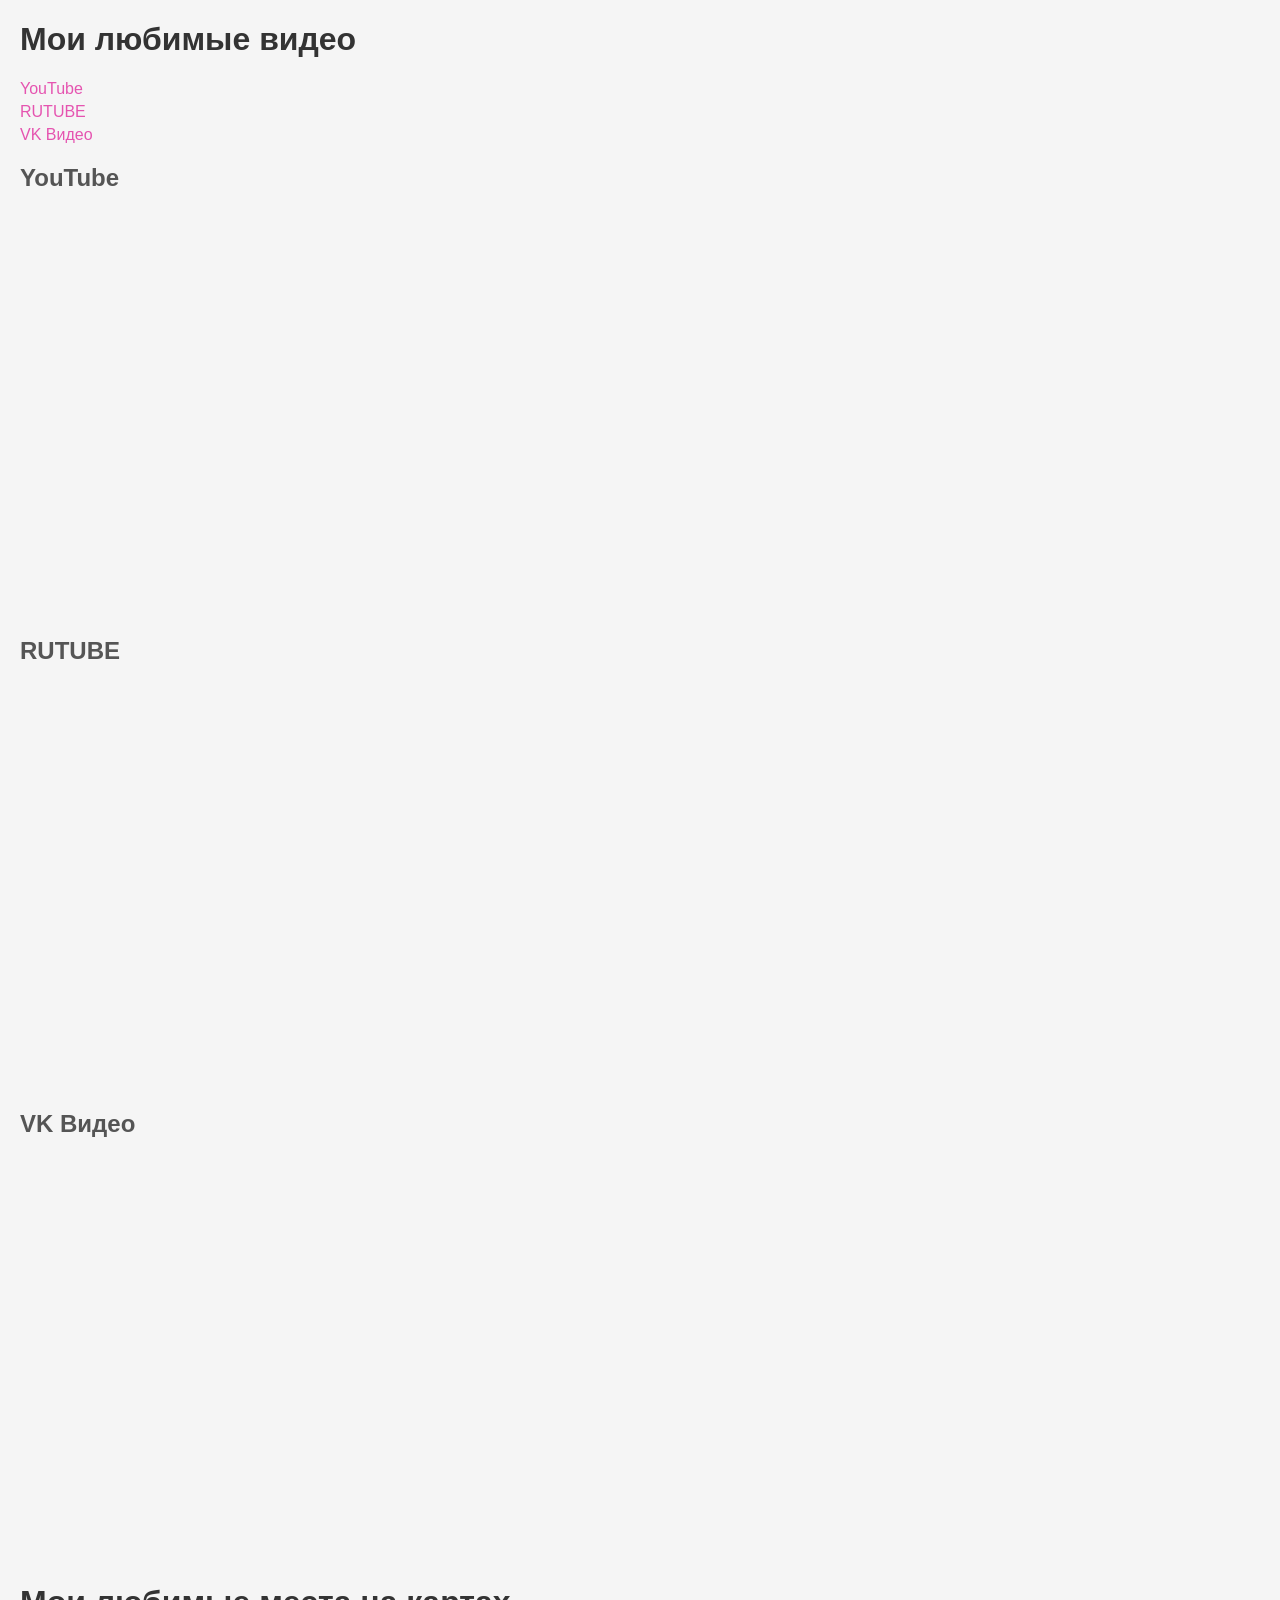
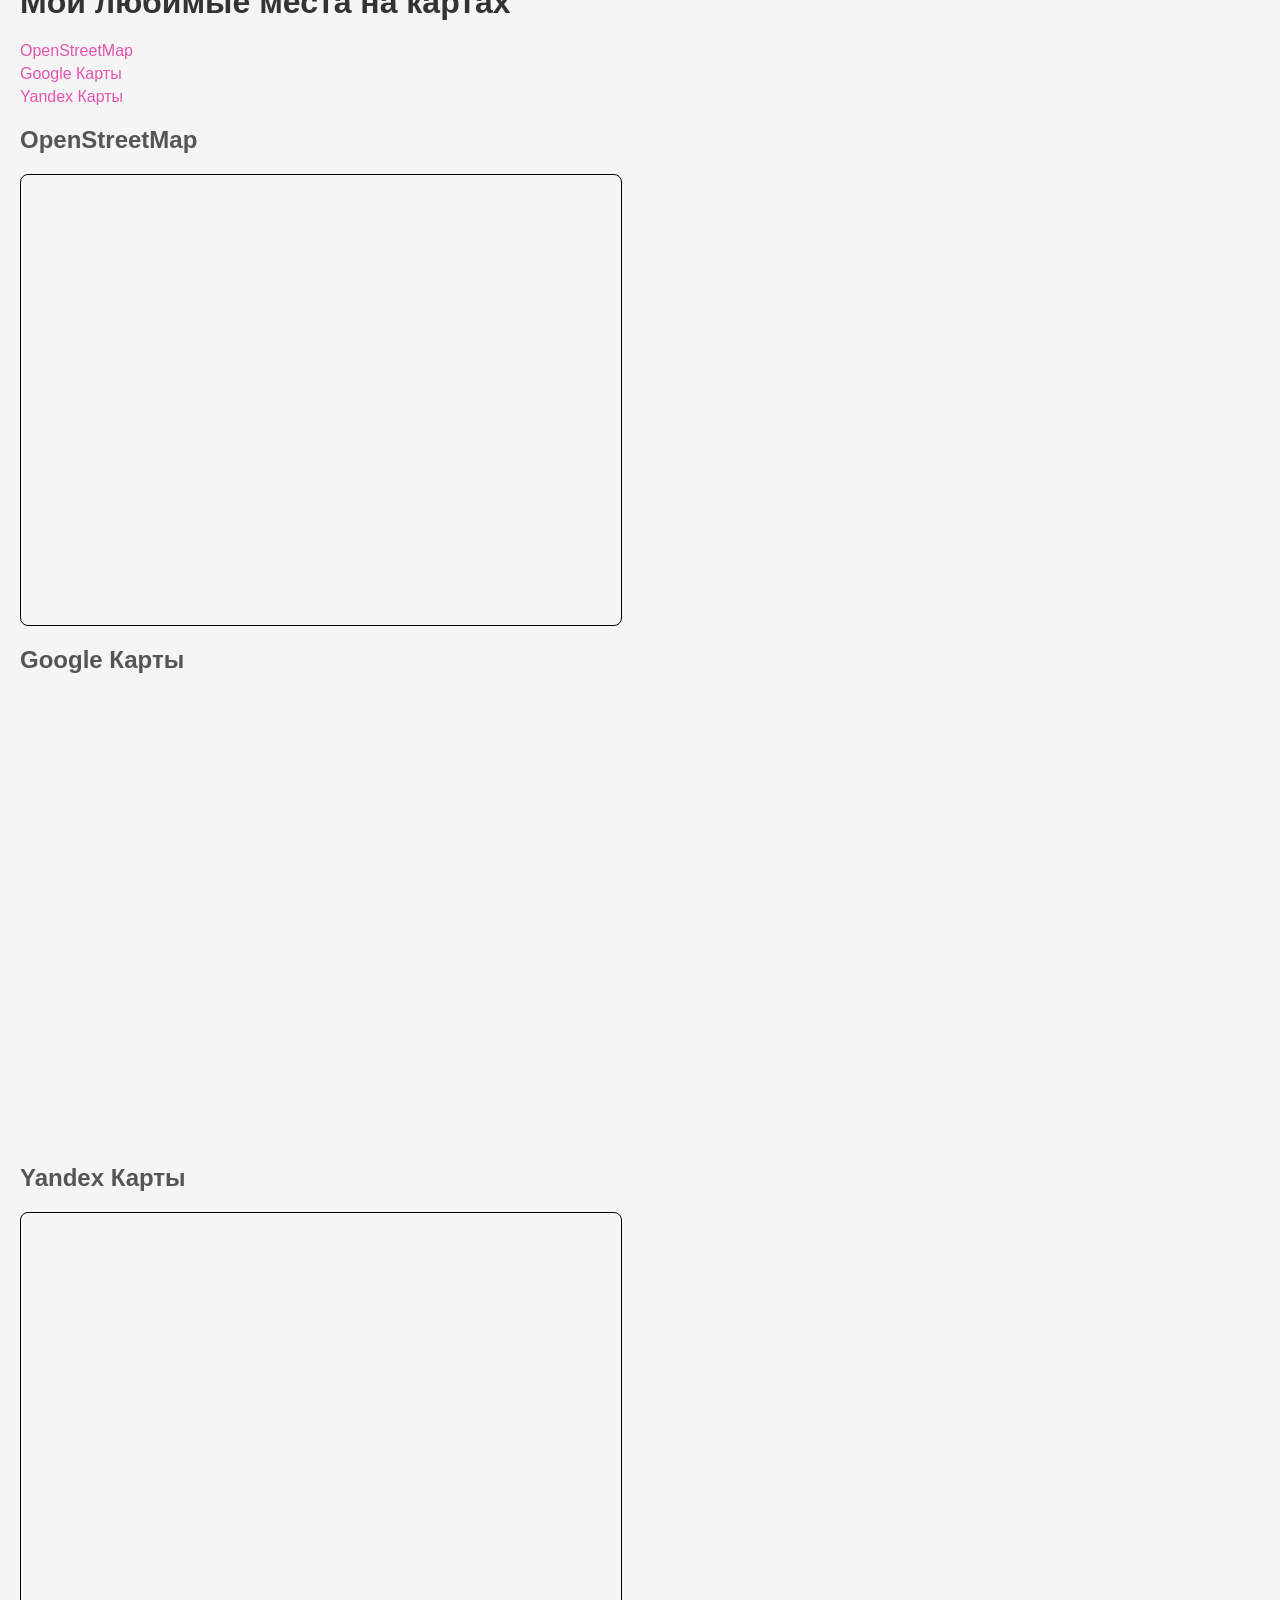
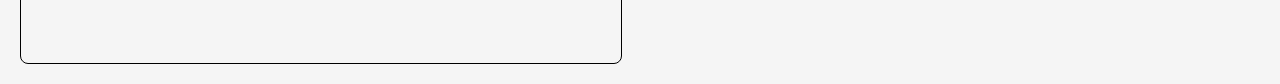
<file: evt2/index.html>
<!DOCTYPE html>
<html lang="ru">
<head>
    <meta charset="UTF-8">
    <meta name="viewport" content="width=device-width, initial-scale=1.0">
    <link rel = "stylesheet" href="styles.css">
    <title>Лаба 2</title>
</head>

<body>
    

    <h1>Мои любимые видео</h1>
    
    <ul>
        <li><a href="#video1">YouTube</a></li>
        <li><a href="#video2">RUTUBE</a></li>
        <li><a href="#video3">VK Видео</a></li>
    </ul>

    <h2 id="video1">YouTube</h2>
    <iframe 
        class="video"
        src="https://www.youtube.com/embed/3BpDsPPqLnI?si=0pHE4iEPM0yesuHS"
        title="YouTube video player" 
        frameborder="0"
        allow="accelerometer; autoplay; clipboard-write; encrypted-media; gyroscope; picture-in-picture; web-share"
        referrerpolicy="strict-origin-when-cross-origin" allowfullscreen>
    </iframe>

    <h2 id="video2">RUTUBE</h2>
    <iframe 
        class="video"
        src="https://rutube.ru/play/embed/bce4548b11275eaeef0307d7c714f07c/" 
        frameBorder="0"
        allow="clipboard-write; autoplay" webkitAllowFullScreen mozallowfullscreen allowFullScreen>
    </iframe>

    <h2 id="video3">VK Видео</h2>
    <iframe 
        class="video"
        src="https://vk.com/video_ext.php?oid=-155666861&id=456239470&hd=2&autoplay=1" 
        frameborder="0"
        allow="autoplay; encrypted-media; fullscreen; picture-in-picture; screen-wake-lock;" allowfullscreen>
    </iframe>

    <h1>Мои любимые места на картах</h1>
    
    <ul>
        <li><a href="#map1">OpenStreetMap</a></li>
        <li><a href="#map2">Google Карты</a></li>
        <li><a href="#map3">Yandex Карты</a></li>
    </ul>
    
    <h2 id="map1">OpenStreetMap</h2>
    <iframe class="map"
        src="https://www.openstreetmap.org/export/embed.html?bbox=27.58950233459473%2C53.87163452330041%2C27.597237825393677%2C53.87373459700346&amp;layer=mapnik">
    </iframe>
    
    <h2 id="map2">Google Карты</h2>
    <iframe class="map" loading="lazy" allowfullscreen=""
        src="https://www.google.com/maps/embed?pb=!1m18!1m12!1m3!1d2348.9874566085186!2d27.645203650000003!3d53.93196669999999!2m3!1f0!2f0!3f0!3m2!1i1024!2i768!4f13.1!3m3!1m2!1s0x46dbcedd83dd1587%3A0xde7f1c4f89d5e8b2!2z0J3QsNGG0YvRj9C90LDQu9GM0L3QsNGPINCx0ZbQsdC70ZbRj9GC0Y3QutCwINCR0LXQu9Cw0YDRg9GB0ZY!5e0!3m2!1sru!2sby!4v1732533663114!5m2!1sru!2sby" width="600" height="450" style="border:0;" allowfullscreen="" loading="lazy" referrerpolicy="no-referrer-when-downgrade">
    </iframe>
    
    <h2 id="map3">Yandex Карты</h2>
    <iframe class="map" src="https://yandex.by/map-widget/v1/-/CDxQAM9w" allowfullscreen="true">
    </iframe>
    
</body>
</html>
</file>
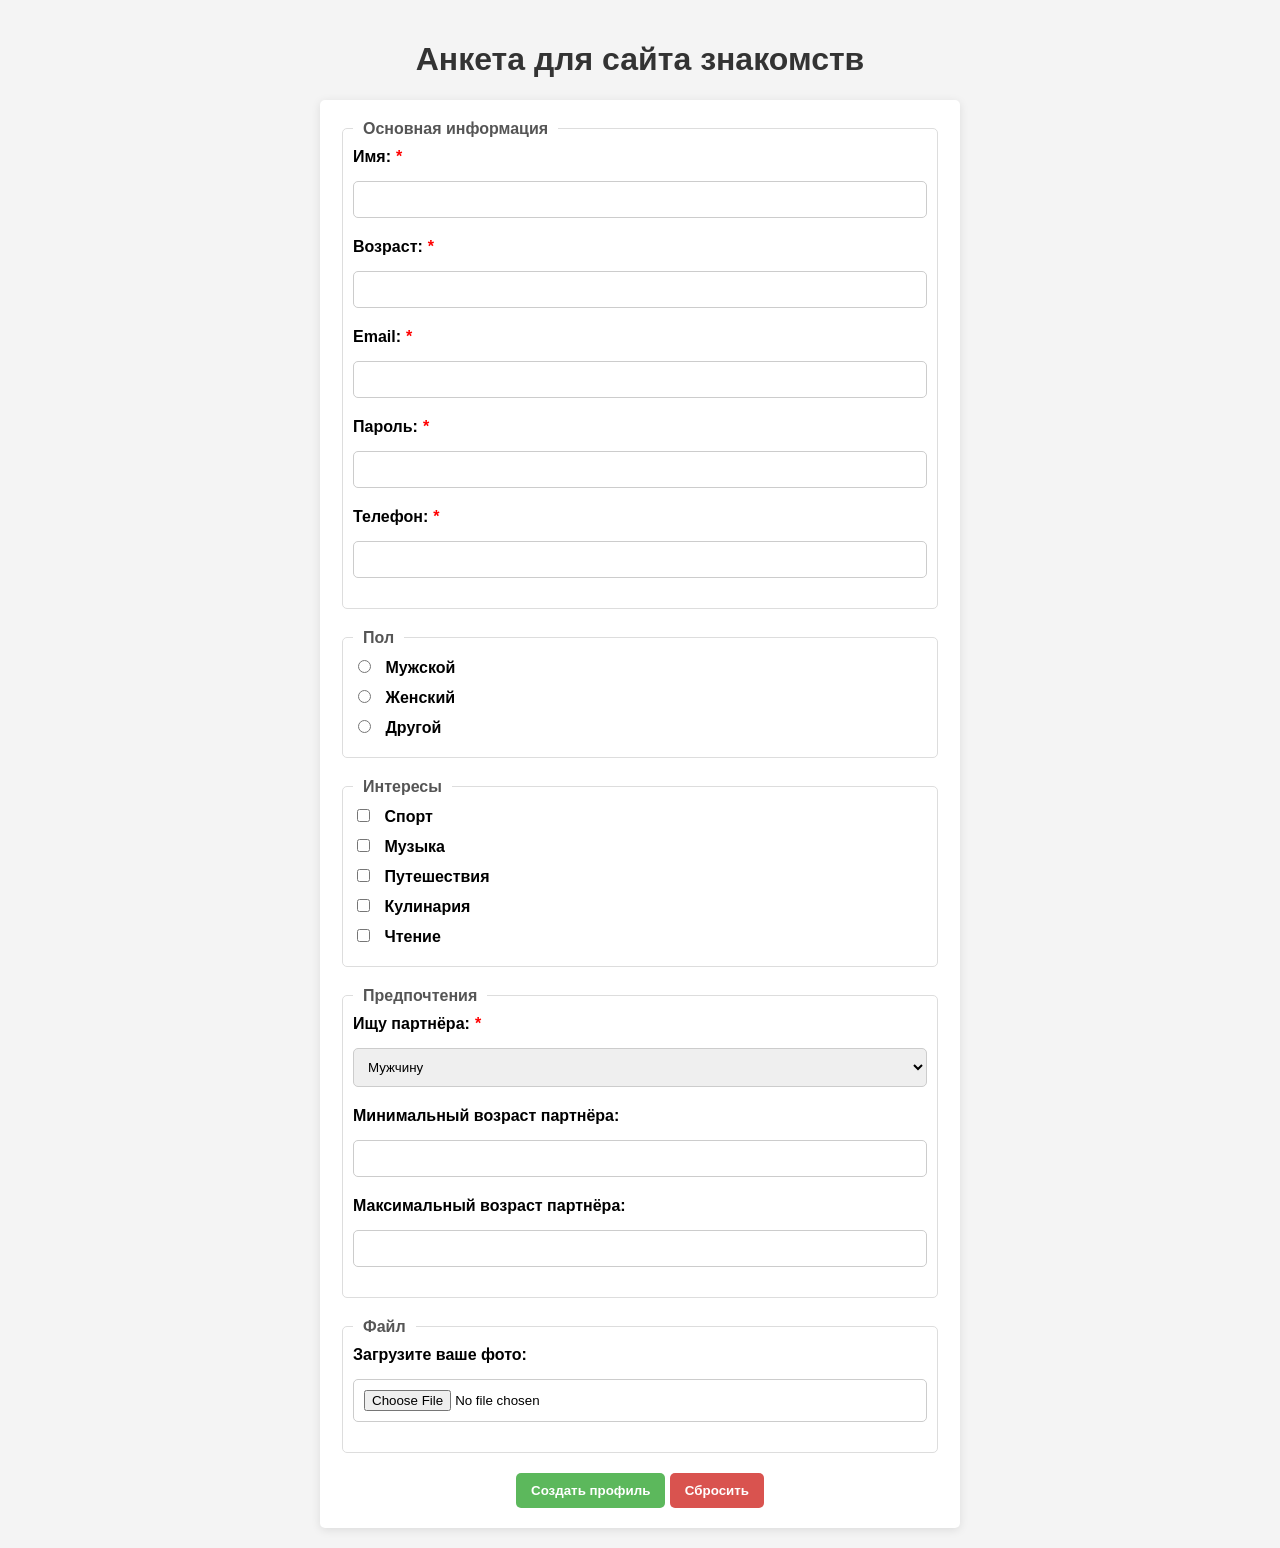
<file: evt4/index.html>
<!DOCTYPE html>
<html lang="ru">

<head>
    <meta charset="UTF-8">
    <meta name="viewport" content="width=device-width, initial-scale=1.0">
    <title>Лаба 4</title>
    <link rel="stylesheet" href="styles.css"> <!-- Подключение CSS файла -->
</head>

<body>

    <h1>Анкета для сайта знакомств</h1>
    <form action="/submit" method="post">
        <fieldset>
            <legend>Основная информация</legend>

            <label for="name">Имя:<span class="required">*</span></label>
            <input type="text" id="name" name="name" required>

            <label for="age">Возраст:<span class="required">*</span></label>
            <input type="number" id="age" name="age" min="18" max="99" required>

            <label for="email">Email:<span class="required">*</span></label>
            <input type="email" id="email" name="email" required>

            <label for="password">Пароль:<span class="required">*</span></label>
            <input type="password" name="password" required>

            <label for="phone">Телефон:<span class="required">*</span></label>
            <input type="tel" id="phone" name="phone" required>
        </fieldset>

        <fieldset>
            <legend>Пол</legend>
            <label for="male">
                <input type="radio" id="male" name="gender" value="male" required>
                Мужской
            </label>
            <label for="female">
                <input type="radio" id="female" name="gender" value="female">
                Женский
            </label>
            <label for="other">
                <input type="radio" id="other" name="gender" value="other">
                Другой
            </label>
        </fieldset>

        <fieldset>
            <legend>Интересы</legend>
            <label for="sports">
                <input type="checkbox" id="sports" name="interests" value="sports">
                Спорт
            </label>
            <label for="music">
                <input type="checkbox" id="music" name="interests" value="music">
                Музыка
            </label>
            <label for="travel">
                <input type="checkbox" id="travel" name="interests" value="travel">
                Путешествия
            </label>
            <label for="cooking">
                <input type="checkbox" id="cooking" name="interests" value="cooking">
                Кулинария
            </label>
            <label for="reading">
                <input type="checkbox" id="reading" name="interests" value="reading">
                Чтение
            </label>
        </fieldset>

        <fieldset>
            <legend>Предпочтения</legend>
            <label for="partner-gender" class="partner-gender">Ищу партнёра:<span class="required">*</span></label>
            <select id="partner-gender" name="partner_gender" required>
                <option value="male">Мужчину</option>
                <option value="female">Женщину</option>
                <option value="other">Другого</option>
            </select>

            <label for="min-age">Минимальный возраст партнёра:</label>
            <input type="number" id="min-age" name="min_age" min="18" max="99">

            <label for="max-age">Максимальный возраст партнёра:</label>
            <input type="number" id="max-age" name="max_age" min="18" max="99">
        </fieldset>

        <fieldset>
            <legend>Файл</legend>
            <label for="file">Загрузите ваше фото:</label>
            <input type="file" id="file" name="photo" accept="image/*">
        </fieldset>

        <div class="btn-keeper"> 
            <input type="submit" value="Создать профиль">
            <input type="reset" value="Сбросить">
        </div>
    </form>

</body>

</html>
</file>
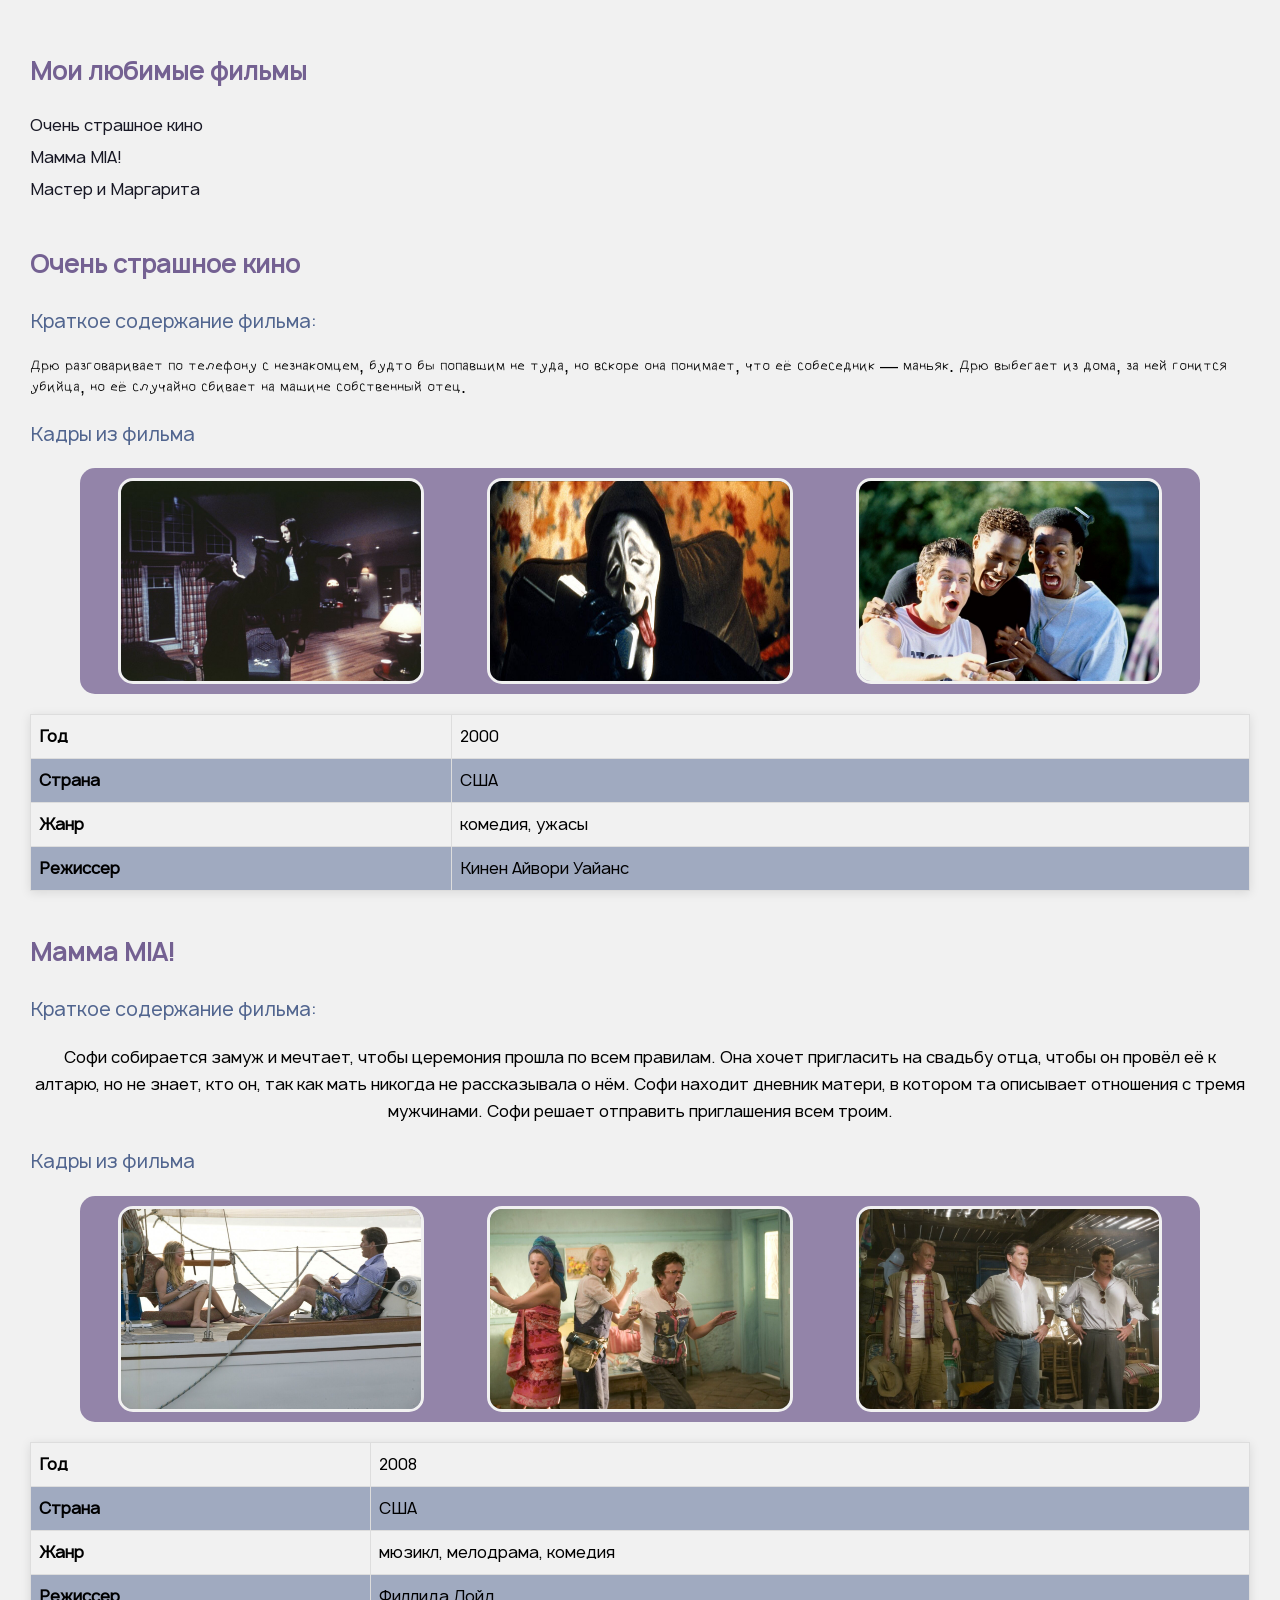
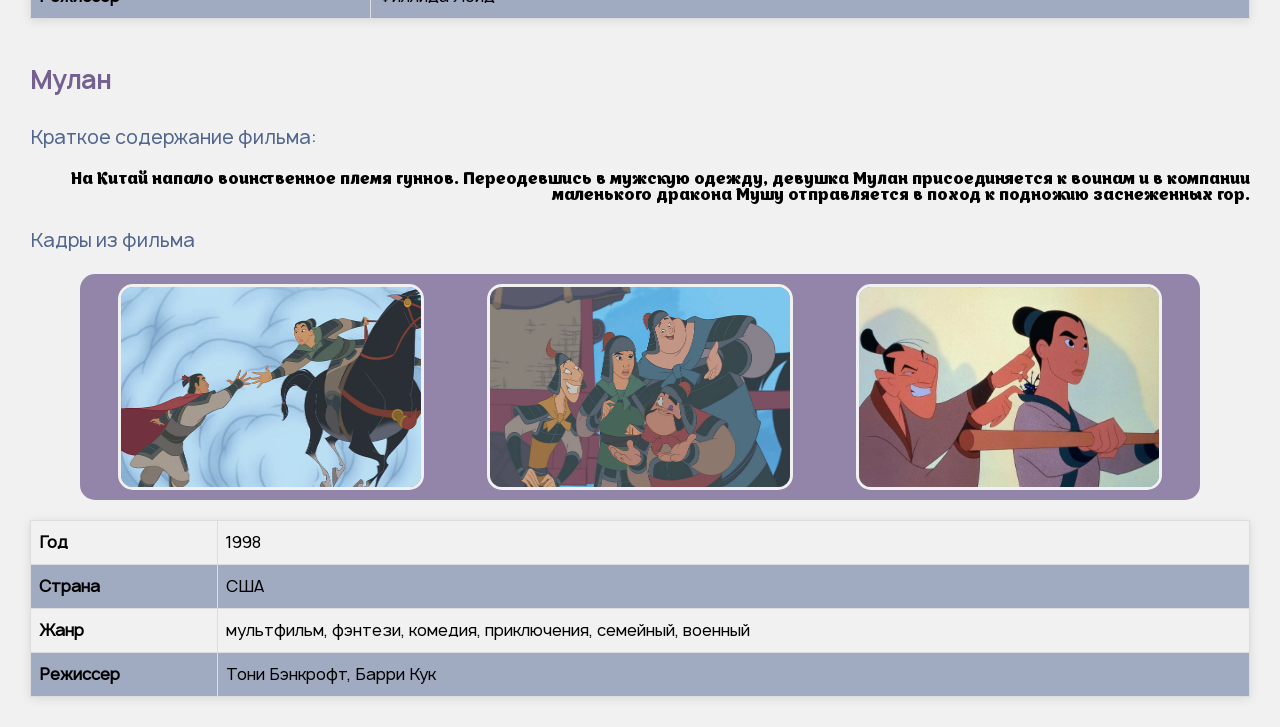
<file: evt5/index.html>
<!DOCTYPE html>
<html lang="ru">

<head>
    <meta charset="UTF-8">
    <meta name="viewport" content="width=device-width, initial-scale=1.0">
    <link rel="stylesheet" href="styles.css">
    <title>Фильмы</title>
</head>

<body>
    <div class="container">
        <section>
            <h1>Мои любимые фильмы</h1>
            <ul>
                <li><a href="#film1">Очень страшное кино</a></li>
                <li><a href="#film2">Мамма MIA!</a></li>
                <li><a href="#film3">Мастер и Маргарита</a></li>
            </ul>
        </section>
        <section class="f-film">
            <h2 id="film1">Очень страшное кино</h2>
            <h3>Краткое содержание фильма:</h3>
            <p class="f-film-description">Дрю разговаривает по телефону с незнакомцем, будто бы попавшим не туда, но вскоре она понимает, что её собеседник
                — маньяк. Дрю выбегает из дома, за ней гонится убийца, но её случайно сбивает на машине собственный отец.</p>
            <h3>Кадры из фильма</h3>
            <div class="f-film-img">
                <img src="assets/scream.png" class="film-img" alt="">
                <img src="assets/scream2.png" class="film-img" alt="">
                <img src="assets/scream3.png" class="film-img" alt="">
            </div>
            <table>
                <tbody>
                    <tr>
                        <td><b>Год</b></td>
                        <td>2000</td>
                    </tr>
                    <tr>
                        <td><b>Страна</b></td>
                        <td>США</td>
                    </tr>
                    <tr>
                        <td><b>Жанр</b></td>
                        <td>комедия, ужасы</td>
                    </tr>
                    <tr>
                        <td><b>Режиссер</b></td>
                        <td>Кинен Айвори Уайанс</td>
                    </tr>
                </tbody>
            </table>
        </section>
        <section class="s-film">
            <h2 id="film2">Мамма MIA!</h2>
            <h3>Краткое содержание фильма:</h3>
            <p class="s-film-description">Софи собирается замуж и мечтает, чтобы церемония прошла по всем правилам. Она хочет пригласить на свадьбу отца,
                чтобы он провёл её к алтарю, но не знает, кто он, так как мать никогда не рассказывала о нём. Софи находит
                дневник матери, в котором та описывает отношения с тремя мужчинами. Софи решает отправить приглашения всем
                троим.</p>
            <h3>Кадры из фильма</h3>
            <div class="s-film-img">
                <img src="assets/mama.png" class="film-img" alt="">
                <img src="assets/mama2.png" class="film-img" alt="">
                <img src="assets/mama3.png" class="film-img" alt="">
            </div>
            <table>
                <tbody>
                    <tr>
                        <td><b>Год</b></td>
                        <td>2008</td>
                    </tr>
                    <tr>
                        <td><b>Страна</b></td>
                        <td>США</td>
                    </tr>
                    <tr>
                        <td><b>Жанр</b></td>
                        <td>мюзикл, мелодрама, комедия</td>
                    </tr>
                    <tr>
                        <td><b>Режиссер</b></td>
                        <td>Филлида Лойд</td>
                    </tr>
                </tbody>
            </table>
        </section>
        <section class="t-film">
            <h2 id="film3">Мулан</h2>
            <h3>Краткое содержание фильма:</h3>
            <p class="t-film-description">На Китай напало воинственное племя гуннов. Переодевшись в мужскую одежду, девушка Мулан присоединяется к воинам и
                в компании маленького дракона Мушу отправляется в поход к подножию заснеженных гор.</p>
            <h3>Кадры из фильма</h3>
            <div class="t-film-img">
                <img src="assets/mulan.png" class="film-img" alt="">
                <img src="assets/mulan2.png" class="film-img" alt="">
                <img src="assets/mulan3.png" class="film-img" alt="">
            </div>
            <table>
                <tbody>
                    <tr>
                        <td><b>Год</b></td>
                        <td>1998</td>
                    </tr>
                    <tr>
                        <td><b>Страна</b></td>
                        <td>США</td>
                    </tr>
                    <tr>
                        <td><b>Жанр</b></td>
                        <td>мультфильм, фэнтези, комедия, приключения, семейный, военный</td>
                    </tr>
                    <tr>
                        <td><b>Режиссер</b></td>
                        <td>Тони Бэнкрофт, Барри Кук</td>
                    </tr>
                </tbody>
            </table>
        </section>
    </div>
</body>

</html>
</file>
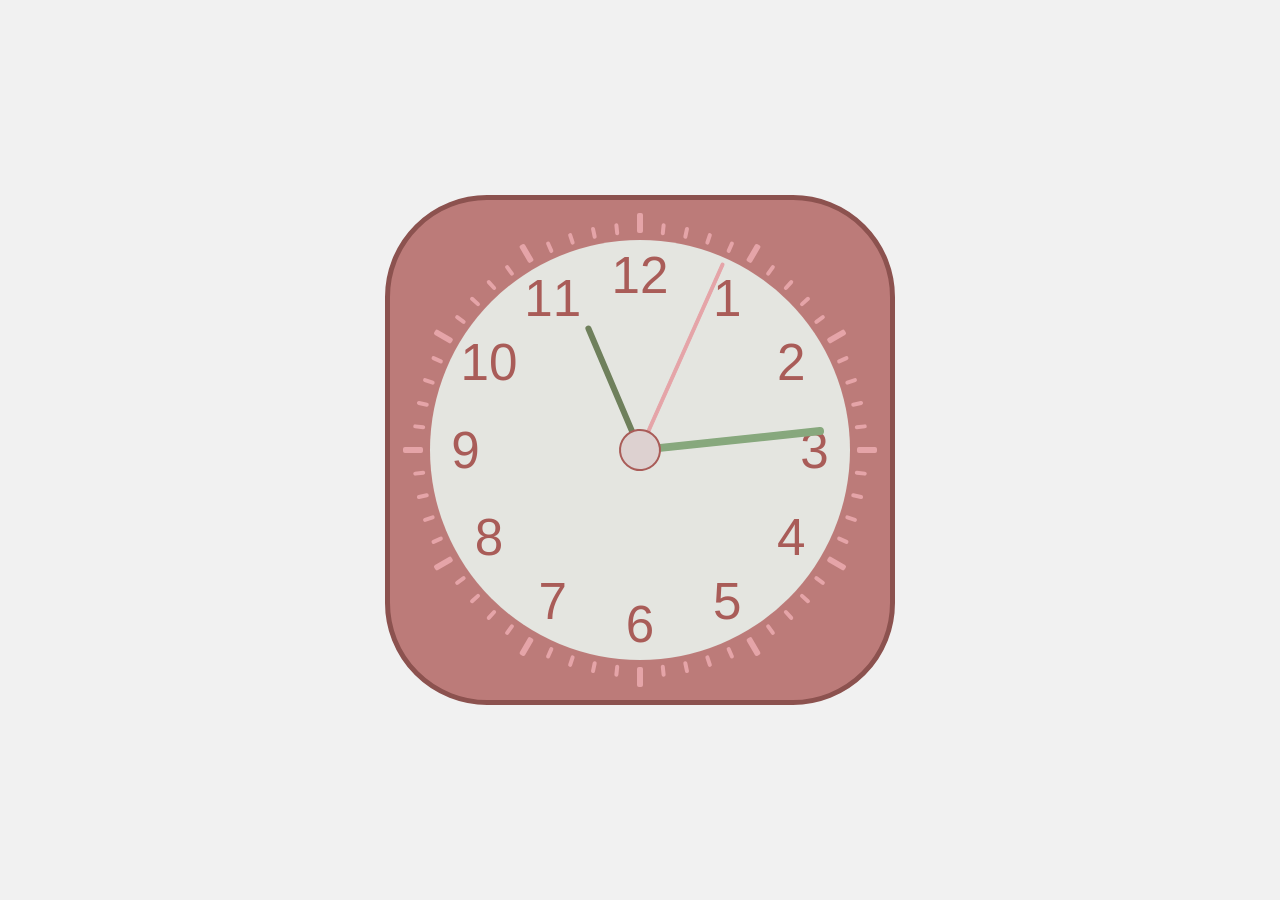
<file: evt11/dop.html>
<!DOCTYPE html>
<html lang="en">

<head>
    <meta charset="UTF-8">
    <meta http-equiv="X-UA-Compatible" content="IE=edge">
    <meta name="viewport" content="width=device-width, initial-scale=1.0">
    <link rel="stylesheet" href="dop.css">
    <title>Pickme Analog Clock</title>
</head>

<body>
    <div class="container">
        <div class="clock">
            <!-- минутки -->
            <div class="seconds_bar"></div>
            <!-- часики -->
            <div class="number_hours"></div>
            <div class="hands-box">
                <!-- стрелочки -->
                <div class="hand hour"><i></i></div>
                <div class="hand second"><i></i></div>
                <div class="hand minute"><i></i></div>
            </div>
        </div>
    </div>

    <script src="script.js"></script>
</body>

</html>
</file>
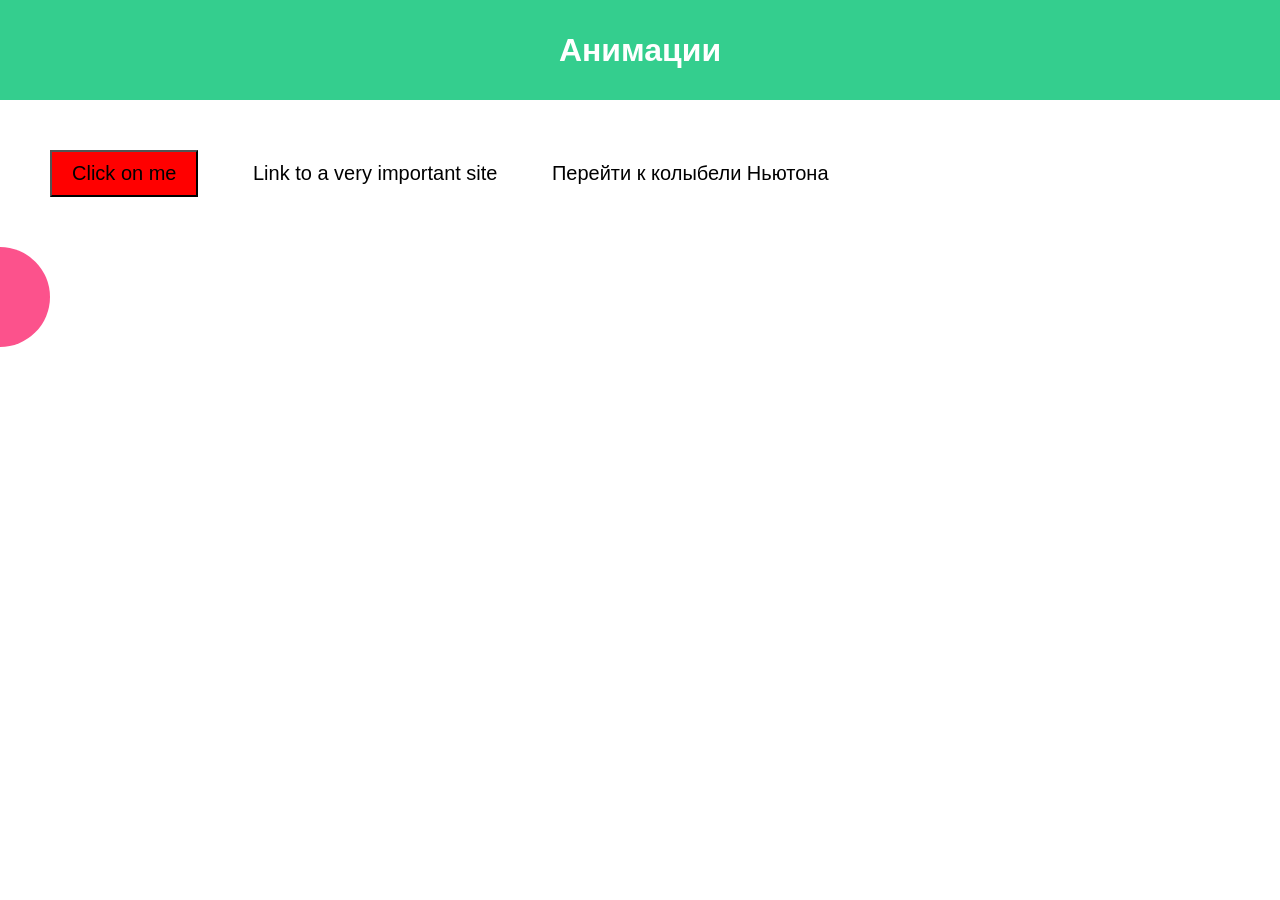
<file: evt6/6_lab_EVT.html>
<!DOCTYPE html>
<html lang="en">
<head>
    <meta charset="UTF-8">
    <meta http-equiv="X-UA-Compatible" content="IE=edge">
    <meta name="viewport" content="width=device-width, initial-scale=1.0">
    <link rel="stylesheet" href="style.css">
    <title>Анимации</title>
</head>
<body>
    <header>
        <h1>Анимации</h1>
    </header>

    <button class="vibrate-btn">Click on me</button>
    <a href="#" class="important-link">Link to a very important site</a>      
    <a href="pendulum.html" class="important-link pendulum-link">Перейти к колыбели Ньютона</a>                                   

    <!-- Элемент мяча для анимации падения -->
    <div class="ball"></div>

    <section class="dop">
        <h1>Колыбель Ньютона</h1>
    </section>
<body>                                                                                           
</html>
</file>
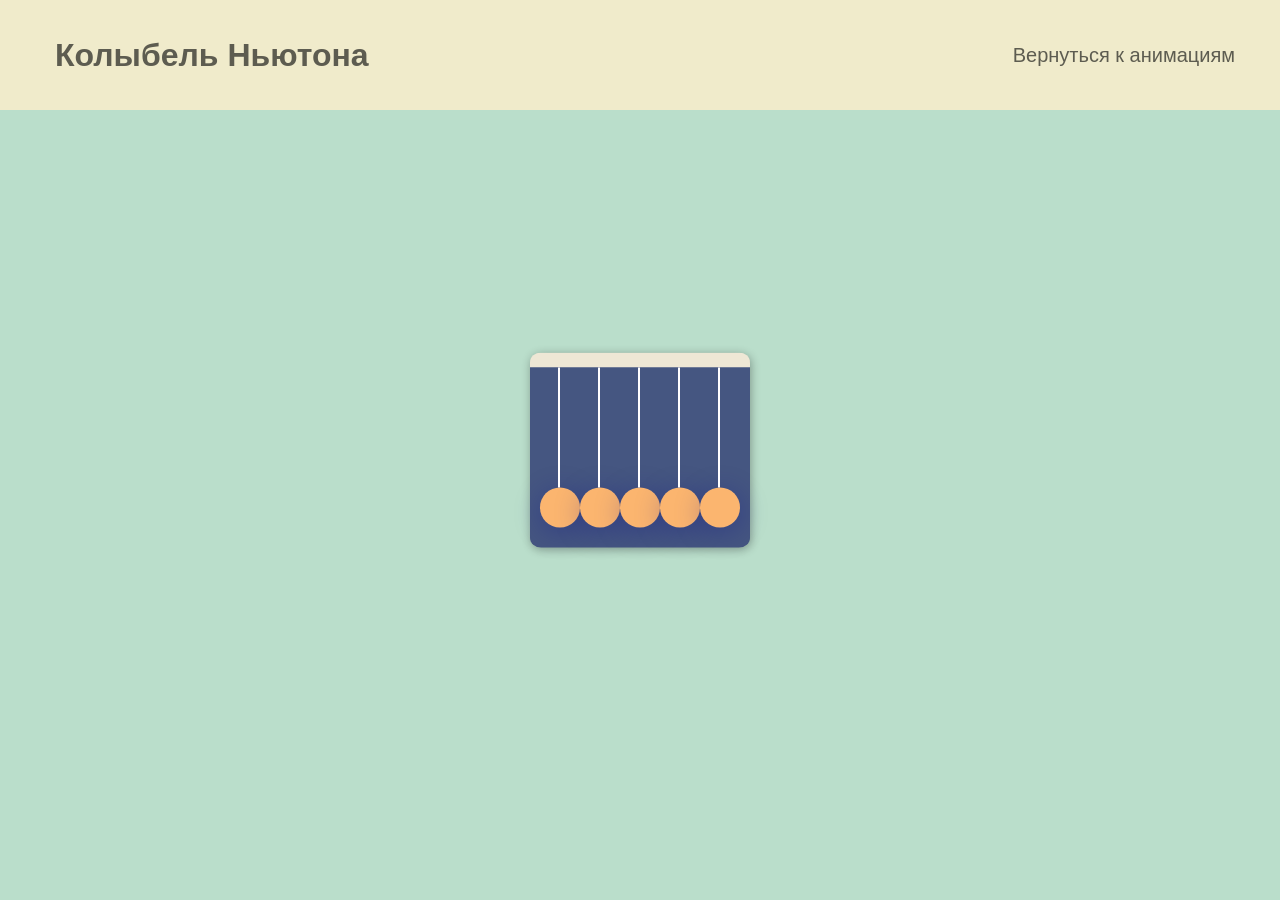
<file: evt6/pendulum.html>
<!DOCTYPE html>
<html lang="en">

<head>
    <meta charset="UTF-8">
    <meta name="viewport" content="width=device-width, initial-scale=1.0">
    <link rel="stylesheet" href="pendulum.css">
    <title>Колыбель Ньютона</title>
</head>

<body>
    <header>
        <h1>Колыбель Ньютона</h1>
        <nav>
            <a href="6_lab_EVT.html" class="back-link">Вернуться к анимациям</a>
        </nav>
    </header>

    <div class="pendulum">
        <div class="pendulum_box">
            <div class="ball ball-1" id="ball-first"></div>
            <div class="ball ball-2"></div>
            <div class="ball ball-3"></div>
            <div class="ball ball-4"></div>
            <div class="ball ball-5" id="ball-five"></div>
        </div>
    </div>

    <script src="pendulum.js" defer></script>
</body>

</html>
</file>
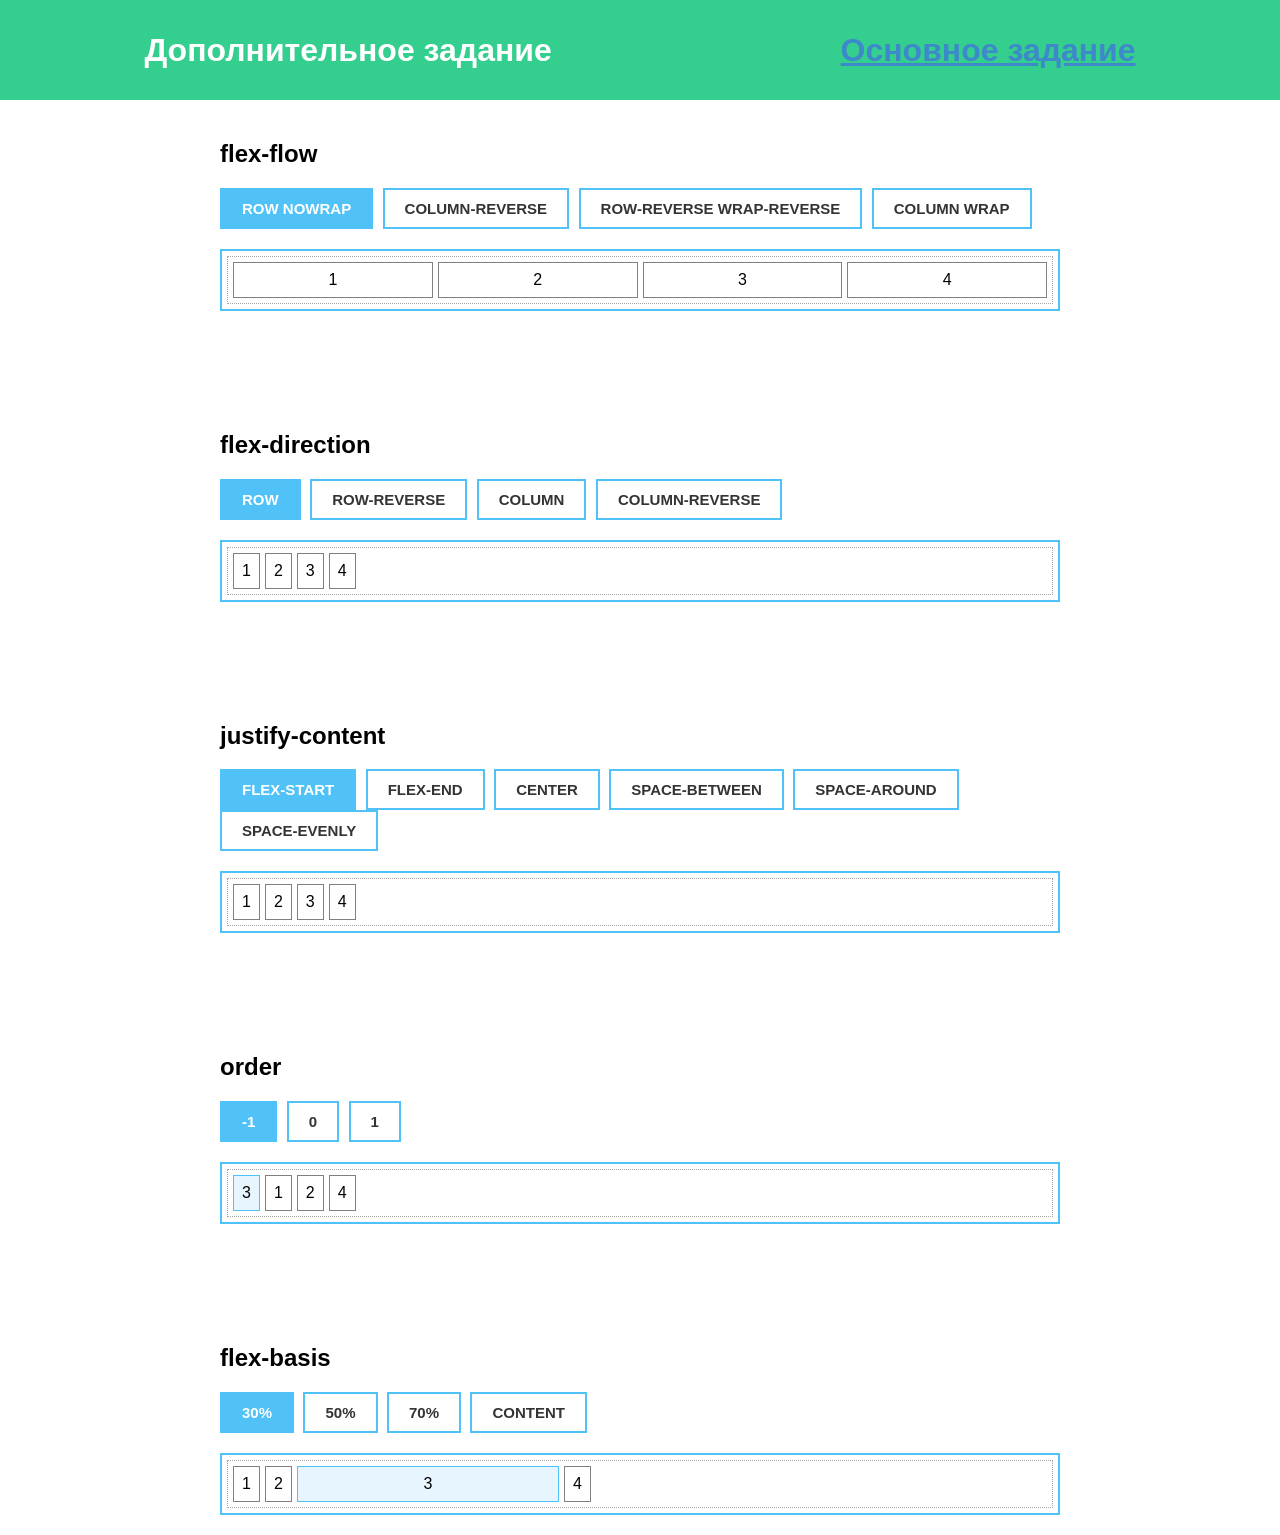
<file: evt7/dop.html>
<!DOCTYPE html>
<html lang="en">

<head>
    <meta charset="UTF-8">
    <meta http-equiv="X-UA-Compatible" content="IE=edge">
    <meta name="viewport" content="width=device-width, initial-scale=1.0">
    <link rel="stylesheet" href="style.css">
    <title>Flex</title>
</head>

<body>
    <header>
        <h1>Дополнительное задание <a class="link" href="./EVT_lab7.html">Основное задание</a></h1>
    </header>
    <main>
        <div class="all-container">
            <!-- flex-flow -->
            <section class="flex-flow block">
                <h2>flex-flow</h2>
                <div class="controls-container">
                    <button class="controller-btn active">row nowrap</button>
                    <button class="controller-btn">column-reverse</button>
                    <button class="controller-btn">row-reverse wrap-reverse</button>
                    <button class="controller-btn">column wrap</button>
                </div>
                <div class="box-container">
                    <div class="task-container">
                        <div class="box first">1</div>
                        <div class="box second">2</div>
                        <div class="box third">3</div>
                        <div class="box fourth">4</div>
                    </div>
                </div>
            </section>

            <!-- flex-direction -->
            <section class="flex-direction block">
                <h2>flex-direction</h2>
                <div class="controls-container" id="controls-container">
                    <button class="controller-btn active">row</button>
                    <button class="controller-btn">row-reverse</button>
                    <button class="controller-btn">column</button>
                    <button class="controller-btn">column-reverse</button>
                </div>
                <div class="box-container">
                    <div class="task-container">
                        <div class="box first">1</div>
                        <div class="box second">2</div>
                        <div class="box third">3</div>
                        <div class="box fourth">4</div>
                    </div>
                </div>
            </section>

            <!-- justify-content -->
            <section class="justify-content block">
                <h2>justify-content</h2>
                <div class="controls-container" id="controls-container">
                    <button class="controller-btn active">flex-start</button>
                    <button class="controller-btn">flex-end</button>
                    <button class="controller-btn">center</button>
                    <button class="controller-btn">space-between</button>
                    <button class="controller-btn">space-around</button>
                    <button class="controller-btn">space-evenly</button>
                </div>
                <div class="box-container">
                    <div class="task-container">
                        <div class="box first">1</div>
                        <div class="box second">2</div>
                        <div class="box third">3</div>
                        <div class="box fourth">4</div>
                    </div>
                </div>
            </section>

            <!-- order -->
            <section class="order block">
                <h2>order</h2>
                <div class="controls-container">
                    <button class="controller-btn active">-1</button>
                    <button class="controller-btn">0</button>
                    <button class="controller-btn">1</button>
                </div>
                <div class="box-container">
                    <div class="task-container">
                        <div class="box first">1</div>
                        <div class="box second">2</div>
                        <div class="box third">3</div>
                        <div class="box fourth">4</div>
                    </div>
                </div>
            </section>

            <!-- flex-basis -->
            <section class="flex-basis block">
                <h2>flex-basis</h2>
                <div class="controls-container">
                    <button class="controller-btn active">30%</button>
                    <button class="controller-btn">50%</button>
                    <button class="controller-btn">70%</button>
                    <button class="controller-btn">content</button>
                </div>
                <div class="box-container">
                    <div class="task-container">
                        <div class="box first">1</div>
                        <div class="box second">2</div>
                        <div class="box third">3</div>
                        <div class="box fourth">4</div>
                    </div>
                </div>
            </section>
        </div>
    </main>
    <script src="script.js"></script>
</body>

</html>
</file>
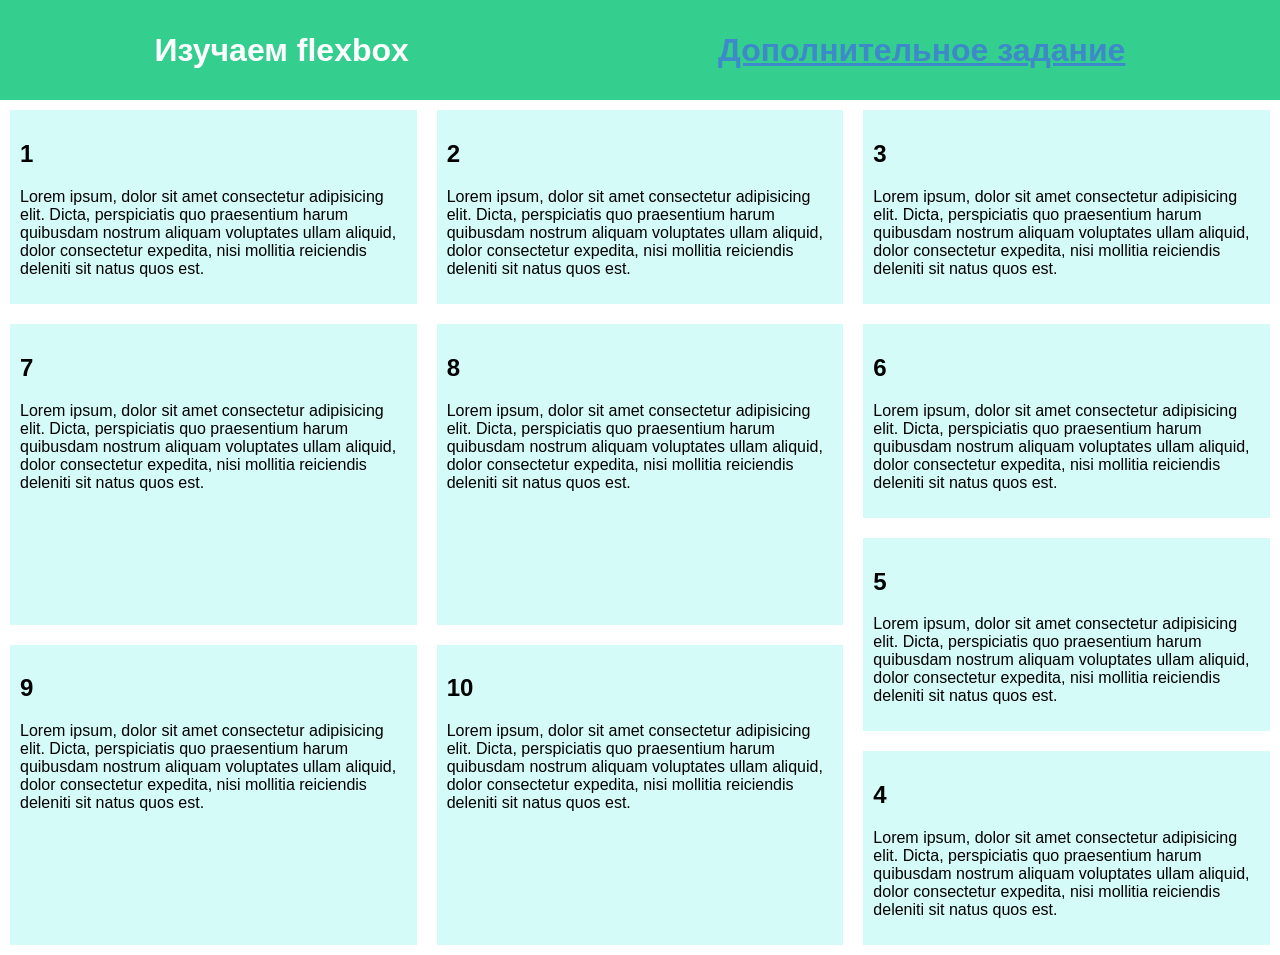
<file: evt7/EVT_lab7.html>
<!DOCTYPE html>
<html lang="en">
<head>
    <meta charset="UTF-8">
    <meta http-equiv="X-UA-Compatible" content="IE=edge">
    <meta name="viewport" content="width=device-width, initial-scale=1.0">
    <link rel="stylesheet" href="style.css">
    <title>Flex</title>
</head>
<body>
    <header>
        <h1>Изучаем flexbox <a href="./dop.html">Дополнительное задание</a></h1>
    </header>
    <main>
        <div class="first container">
            <article>
                <h2>1</h2>
                <p>Lorem ipsum, dolor sit amet consectetur adipisicing elit. Dicta, perspiciatis quo praesentium harum quibusdam nostrum aliquam voluptates ullam aliquid, dolor consectetur expedita, nisi mollitia reiciendis deleniti sit natus quos est.
                </p>
            </article>
            <article>
                <h2>2</h2>
                <p>Lorem ipsum, dolor sit amet consectetur adipisicing elit. Dicta, perspiciatis quo praesentium harum quibusdam nostrum aliquam voluptates ullam aliquid, dolor consectetur expedita, nisi mollitia reiciendis deleniti sit natus quos est.
                </p>
            </article>
            <article>
                <h2>3</h2>
                <p>Lorem ipsum, dolor sit amet consectetur adipisicing elit. Dicta, perspiciatis quo praesentium harum quibusdam nostrum aliquam voluptates ullam aliquid, dolor consectetur expedita, nisi mollitia reiciendis deleniti sit natus quos est.
                </p>
            </article>
        </div>
        <div class="main container">
            <div class="reverse container">
                <article>
                    <h2>4</h2>
                    <p>Lorem ipsum, dolor sit amet consectetur adipisicing elit. Dicta, perspiciatis quo praesentium harum quibusdam nostrum aliquam voluptates ullam aliquid, dolor consectetur expedita, nisi mollitia reiciendis deleniti sit natus quos est.
                    </p>
                </article>
                <article>
                    <h2>5</h2>
                    <p>Lorem ipsum, dolor sit amet consectetur adipisicing elit. Dicta, perspiciatis quo praesentium harum quibusdam nostrum aliquam voluptates ullam aliquid, dolor consectetur expedita, nisi mollitia reiciendis deleniti sit natus quos est.
                    </p>
                </article>
                <article>
                    <h2>6</h2>
                    <p>Lorem ipsum, dolor sit amet consectetur adipisicing elit. Dicta, perspiciatis quo praesentium harum quibusdam nostrum aliquam voluptates ullam aliquid, dolor consectetur expedita, nisi mollitia reiciendis deleniti sit natus quos est.
                    </p>
                </article>
            </div>
            <div class="table container">
                <div class="second container">
                    <article>
                        <h2>7</h2>
                        <p>Lorem ipsum, dolor sit amet consectetur adipisicing elit. Dicta, perspiciatis quo praesentium harum quibusdam nostrum aliquam voluptates ullam aliquid, dolor consectetur expedita, nisi mollitia reiciendis deleniti sit natus quos est.
                        </p>
                    </article>
                    <article>
                        <h2>8</h2>
                        <p>Lorem ipsum, dolor sit amet consectetur adipisicing elit. Dicta, perspiciatis quo praesentium harum quibusdam nostrum aliquam voluptates ullam aliquid, dolor consectetur expedita, nisi mollitia reiciendis deleniti sit natus quos est.
                        </p>
                    </article>
                </div>
                <div class="third container">
                    <article>
                        <h2>9</h2>
                        <p>Lorem ipsum, dolor sit amet consectetur adipisicing elit. Dicta, perspiciatis quo praesentium harum quibusdam nostrum aliquam voluptates ullam aliquid, dolor consectetur expedita, nisi mollitia reiciendis deleniti sit natus quos est.
                        </p>
                    </article>
                    <article>
                        <h2>10</h2>
                        <p>Lorem ipsum, dolor sit amet consectetur adipisicing elit. Dicta, perspiciatis quo praesentium harum quibusdam nostrum aliquam voluptates ullam aliquid, dolor consectetur expedita, nisi mollitia reiciendis deleniti sit natus quos est.
                        </p>
                    </article> 
                </div>
            </div>    
        </div>
    </main>  
</body>
</html>
</file>
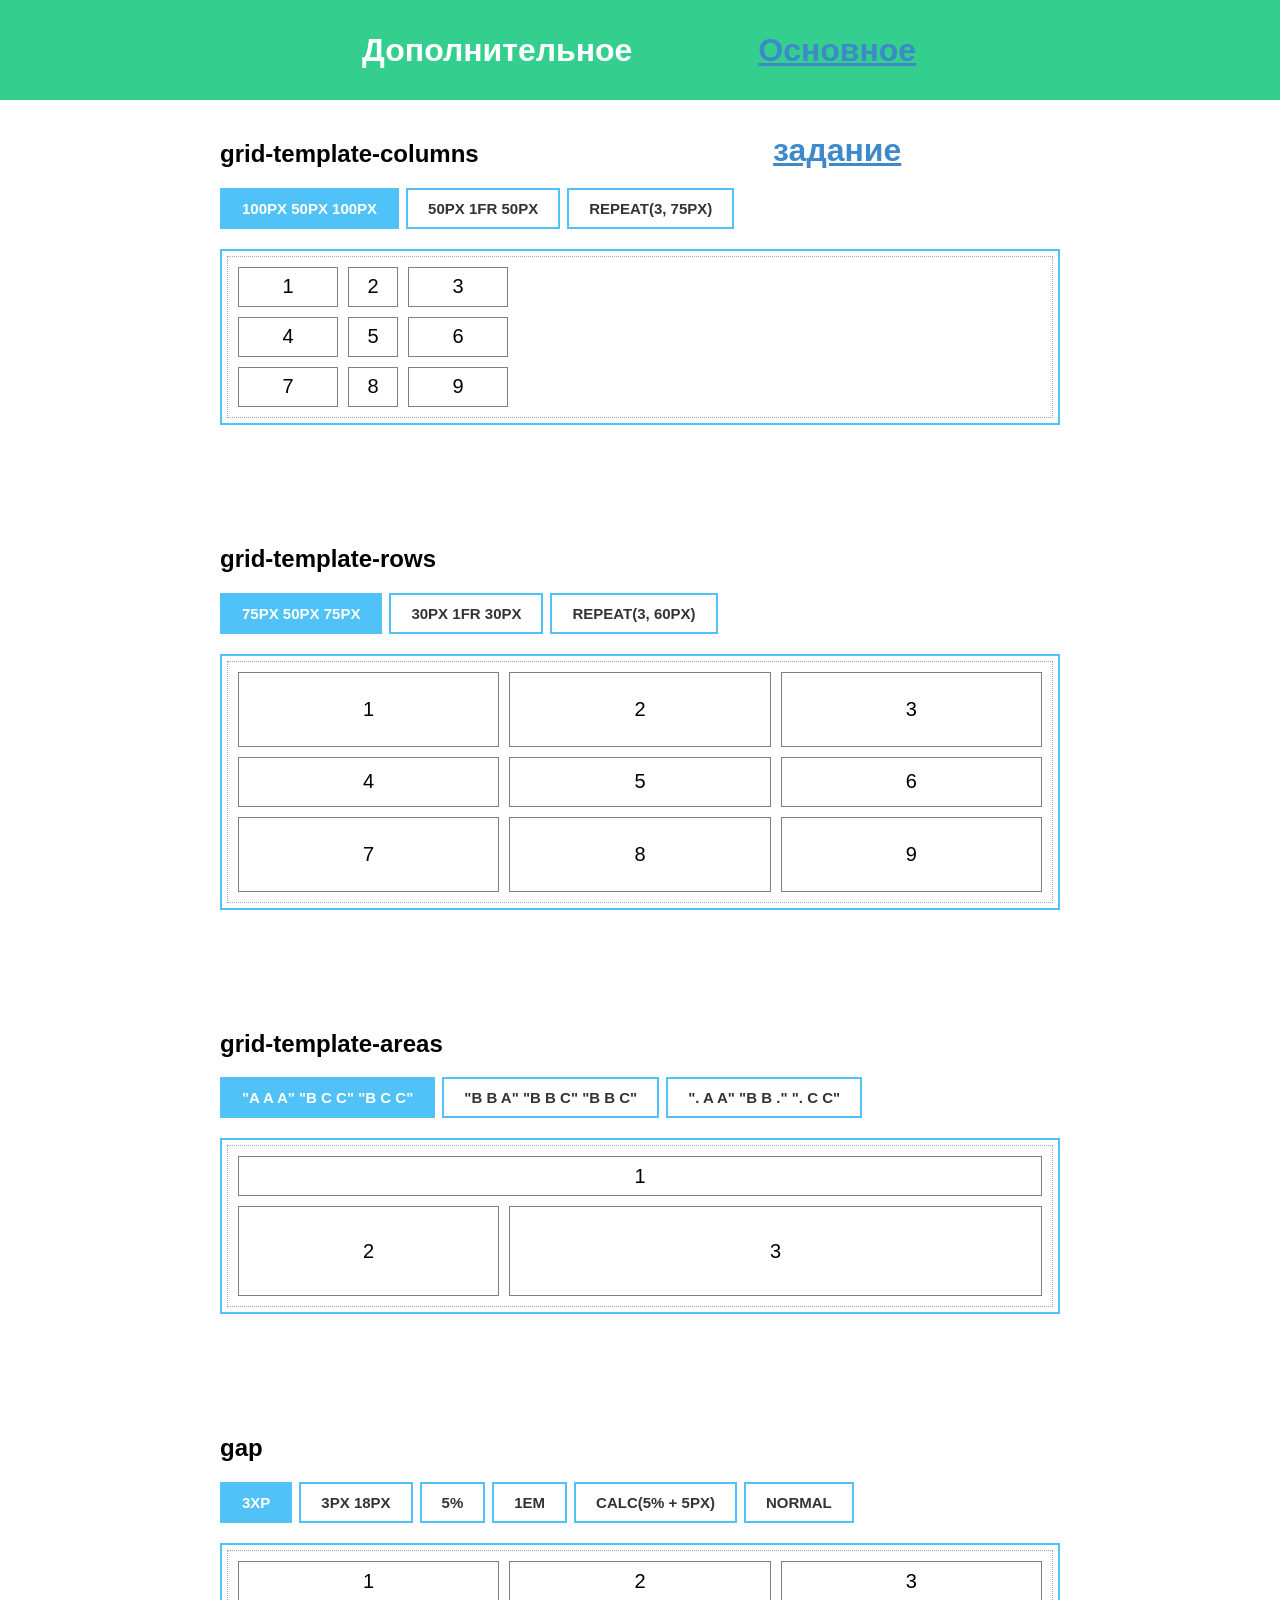
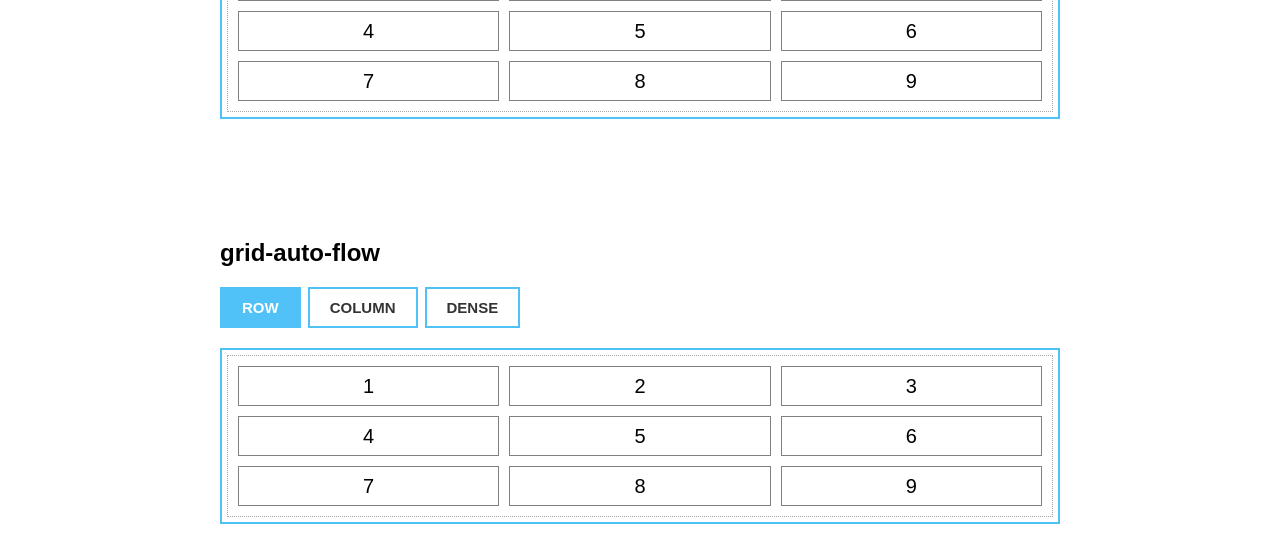
<file: evt8/dop.html>
<!DOCTYPE html>
<html lang="en">

<head>
    <meta charset="UTF-8">
    <meta http-equiv="X-UA-Compatible" content="IE=edge">
    <meta name="viewport" content="width=device-width, initial-scale=1.0">
    <link rel="stylesheet" href="style.css">
    <title>Flex</title>
</head>

<body>
    <header>
        <h1>Дополнительное задание <a class="link" href="./EVT_lab8.html">Основное задание</a></h1>
    </header>
    <main>
        <div class="all-container">
            <!-- grid-template-columns -->
            <section class="grid-template-columns block">
                <h2>grid-template-columns</h2>
                <!-- buttons -->
                <div class="controls-container">
                    <button class="controller-btn active">100px 50px 100px</button>
                    <button class="controller-btn">50px 1fr 50px</button>
                    <button class="controller-btn">repeat(3, 75px)</button>
                </div>
                <!-- parent -->
                <div class="box-container">
                    <div class="task-container">
                        <!-- child -->
                        <div class="box first">1</div>
                        <div class="box second">2</div>
                        <div class="box third">3</div>
                        <div class="box fourth">4</div>
                        <div class="box five">5</div>
                        <div class="box six">6</div>
                        <div class="box seven">7</div>
                        <div class="box eight">8</div>
                        <div class="box nine">9</div>
                    </div>
                </div>
            </section>

            <!-- grid-template-rows -->
            <section class="grid-template-rows block">
                <h2>grid-template-rows</h2>
                <div class="controls-container" id="controls-container">
                    <button class="controller-btn active">75px 50px 75px</button>
                    <button class="controller-btn">30px 1fr 30px</button>
                    <button class="controller-btn">repeat(3, 60px)</button>
                </div>
                <div class="box-container">
                    <div class="task-container">
                        <div class="box first">1</div>
                        <div class="box second">2</div>
                        <div class="box third">3</div>
                        <div class="box fourth">4</div>
                        <div class="box five">5</div>
                        <div class="box six">6</div>
                        <div class="box seven">7</div>
                        <div class="box eight">8</div>
                        <div class="box nine">9</div>
                    </div>
                </div>
            </section>

            <!-- grid-template-areas -->
            <section class="grid-template-areas block">
                <h2>grid-template-areas</h2>
                <div class="controls-container" id="controls-container">
                    <button class="controller-btn active">"a a a" "b c c" "b c c"</button>
                    <button class="controller-btn">"b b a" "b b c" "b b c"</button>
                    <button class="controller-btn">". a a" "b b ." ". c c"</button>
                </div>
                <div class="box-container">
                    <div class="task-container">
                        <div class="box first">1</div>
                        <div class="box second">2</div>
                        <div class="box third">3</div>
                    </div>
                </div>
            </section>

            <!-- gap -->
            <section class="gap block">
                <h2>gap</h2>
                <div class="controls-container">
                    <button class="controller-btn active">3xp</button>
                    <button class="controller-btn">3px 18px</button>
                    <button class="controller-btn">5%</button>
                    <button class="controller-btn">1em</button>
                    <button class="controller-btn">calc(5% + 5px)</button>
                    <button class="controller-btn">normal</button>
                </div>
                <div class="box-container">
                    <div class="task-container">
                        <div class="box first">1</div>
                        <div class="box second">2</div>
                        <div class="box third">3</div>
                        <div class="box fourth">4</div>
                        <div class="box five">5</div>
                        <div class="box six">6</div>
                        <div class="box seven">7</div>
                        <div class="box eight">8</div>
                        <div class="box nine">9</div>
                    </div>
                </div>
            </section>

            <!-- grid-auto-flow -->
            <section class="grid-auto-flow block">
                <h2>grid-auto-flow</h2>
                <div class="controls-container">
                    <button class="controller-btn active">row</button>
                    <button class="controller-btn">column</button>
                    <button class="controller-btn">dense</button>
                </div>
                <div class="box-container">
                    <div class="task-container">
                        <div class="box first">1</div>
                        <div class="box second">2</div>
                        <div class="box third">3</div>
                        <div class="box fourth">4</div>
                        <div class="box five">5</div>
                        <div class="box six">6</div>
                        <div class="box seven">7</div>
                        <div class="box eight">8</div>
                        <div class="box nine">9</div>
                    </div>
                </div>
            </section>
        </div>
    </main>
    <script src="script.js"></script>
</body>

</html>
</file>
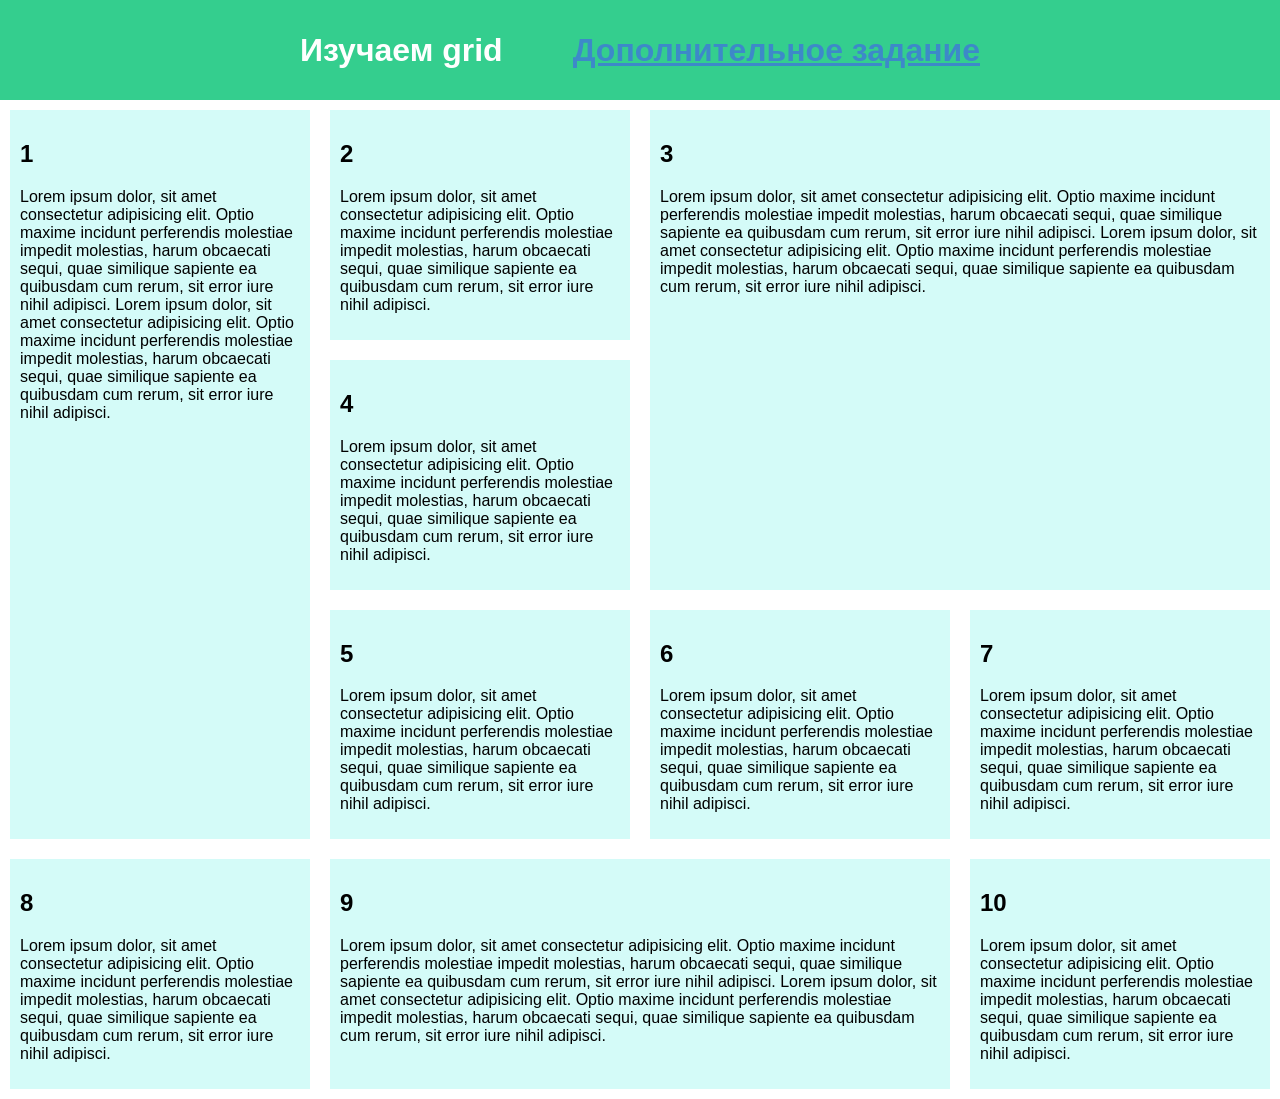
<file: evt8/EVT_lab8.html>
<!DOCTYPE html>
<html lang="en">
<head>
    <meta charset="UTF-8">
    <meta http-equiv="X-UA-Compatible" content="IE=edge">
    <meta name="viewport" content="width=device-width, initial-scale=1.0">
    <link rel="stylesheet" href="style.css">
    <title>grid</title>
</head>
<body>
    <header>
        <h1>Изучаем grid <a href="./dop.html">Дополнительное задание</a></h1>
    </header>
    <div class="grid">
        <article>
            <h2>1</h2>
            <p>Lorem ipsum dolor, sit amet consectetur adipisicing elit. Optio maxime incidunt perferendis molestiae impedit molestias, harum obcaecati sequi, quae similique sapiente ea quibusdam cum rerum, sit error iure nihil adipisci.
                Lorem ipsum dolor, sit amet consectetur adipisicing elit. Optio maxime incidunt perferendis molestiae impedit molestias, harum obcaecati sequi, quae similique sapiente ea quibusdam cum rerum, sit error iure nihil adipisci.</p>
        </article>
        <article>
            <h2>2</h2>
            <p>Lorem ipsum dolor, sit amet consectetur adipisicing elit. Optio maxime incidunt perferendis molestiae impedit molestias, harum obcaecati sequi, quae similique sapiente ea quibusdam cum rerum, sit error iure nihil adipisci.
            </p>
        </article>
        <article>
            <h2>3</h2>
            <p>Lorem ipsum dolor, sit amet consectetur adipisicing elit. Optio maxime incidunt perferendis molestiae impedit molestias, harum obcaecati sequi, quae similique sapiente ea quibusdam cum rerum, sit error iure nihil adipisci.
                Lorem ipsum dolor, sit amet consectetur adipisicing elit. Optio maxime incidunt perferendis molestiae impedit molestias, harum obcaecati sequi, quae similique sapiente ea quibusdam cum rerum, sit error iure nihil adipisci.</p>
        </article>
        <article>
            <h2>4</h2>
            <p>Lorem ipsum dolor, sit amet consectetur adipisicing elit. Optio maxime incidunt perferendis molestiae impedit molestias, harum obcaecati sequi, quae similique sapiente ea quibusdam cum rerum, sit error iure nihil adipisci.
            </p>
        </article>
        <article>
            <h2>5</h2>
            <p>Lorem ipsum dolor, sit amet consectetur adipisicing elit. Optio maxime incidunt perferendis molestiae impedit molestias, harum obcaecati sequi, quae similique sapiente ea quibusdam cum rerum, sit error iure nihil adipisci.
            </p>
        </article>
        <article>
            <h2>6</h2>
            <p>Lorem ipsum dolor, sit amet consectetur adipisicing elit. Optio maxime incidunt perferendis molestiae impedit molestias, harum obcaecati sequi, quae similique sapiente ea quibusdam cum rerum, sit error iure nihil adipisci.
            </p>
        </article>
        <article>
            <h2>7</h2>
            <p>Lorem ipsum dolor, sit amet consectetur adipisicing elit. Optio maxime incidunt perferendis molestiae impedit molestias, harum obcaecati sequi, quae similique sapiente ea quibusdam cum rerum, sit error iure nihil adipisci.
            </p>
        </article>
        <article>
            <h2>8</h2>
            <p>Lorem ipsum dolor, sit amet consectetur adipisicing elit. Optio maxime incidunt perferendis molestiae impedit molestias, harum obcaecati sequi, quae similique sapiente ea quibusdam cum rerum, sit error iure nihil adipisci.
            </p>
        </article>
        <article>
            <h2>9</h2>
            <p>Lorem ipsum dolor, sit amet consectetur adipisicing elit. Optio maxime incidunt perferendis molestiae impedit molestias, harum obcaecati sequi, quae similique sapiente ea quibusdam cum rerum, sit error iure nihil adipisci.
                Lorem ipsum dolor, sit amet consectetur adipisicing elit. Optio maxime incidunt perferendis molestiae impedit molestias, harum obcaecati sequi, quae similique sapiente ea quibusdam cum rerum, sit error iure nihil adipisci.</p>
        </article>
        <article>
            <h2>10</h2>
            <p>Lorem ipsum dolor, sit amet consectetur adipisicing elit. Optio maxime incidunt perferendis molestiae impedit molestias, harum obcaecati sequi, quae similique sapiente ea quibusdam cum rerum, sit error iure nihil adipisci.
            </p>
        </article>
    </div>   
       
      
</body>
</html>
</file>
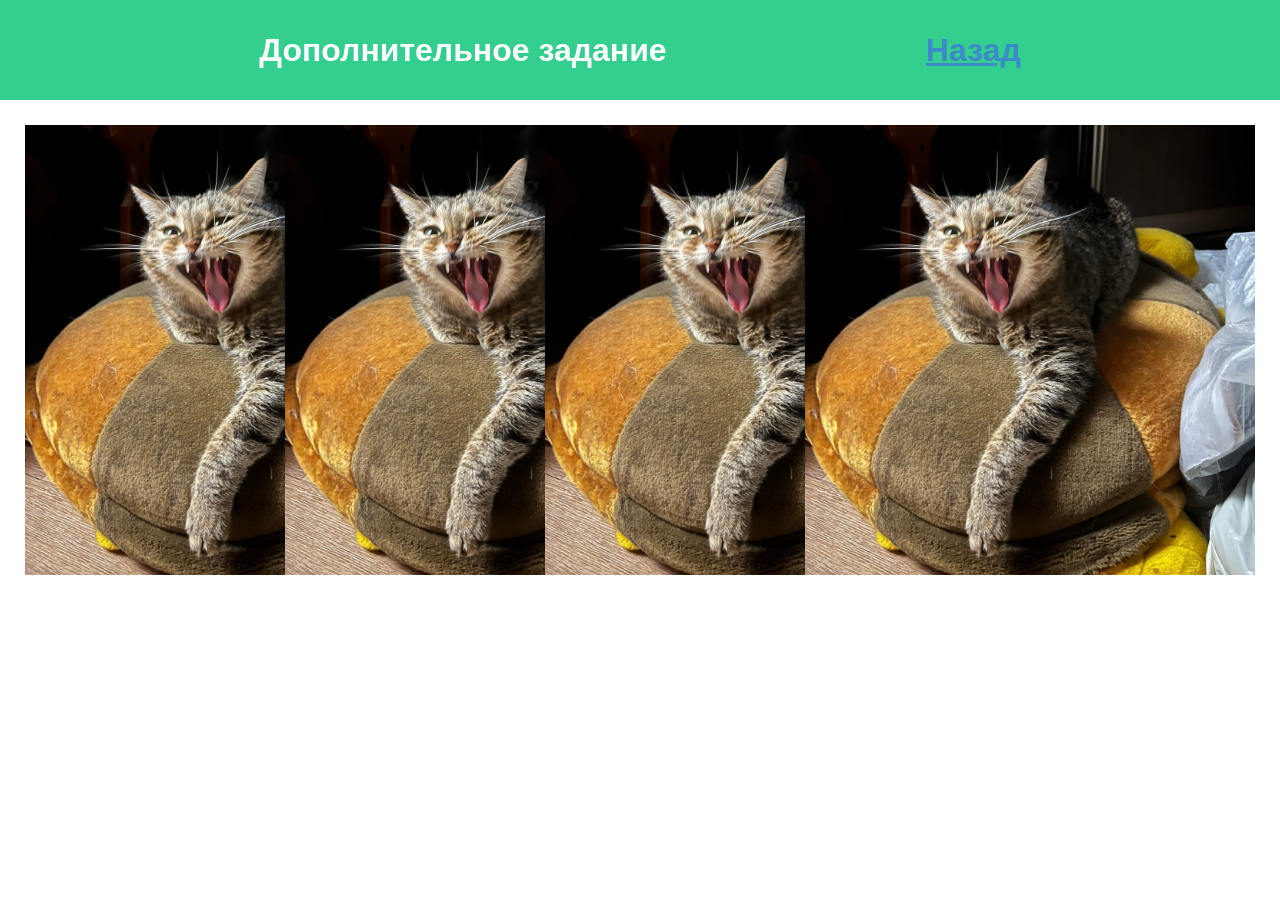
<file: evt9/dop.html>
<!DOCTYPE html>
<html lang="en">

<head>
    <meta charset="UTF-8">
    <meta http-equiv="X-UA-Compatible" content="IE=edge">
    <meta name="viewport" content="width=device-width, initial-scale=1.0">
    <link rel="stylesheet" href="style.css">
    <title>Adaptive</title>
</head>

<body>
    <header>
        <h1>Дополнительное задание <a class="link" href="./EVT_lab9.html">Назад</a></h1>
    </header>
    <main>
        <section class="gallery">
            <div class="photo">
                <img src="./kisa.jpg" alt="kisa Asya">
            </div>
            <div class="photo">
                <img src="./kisa.jpg" alt="kisa Asya">
            </div>
            <div class="photo">
                <img src="./kisa.jpg" alt="kisa Asya">
            </div>
            <div class="photo">
                <img src="./kisa.jpg" alt="kisa Asya">
            </div>
        </section>
    </main>
</body>

</html>
</file>
<file: evt2/styles.css>
body {
    font-family: Arial, sans-serif;
    margin: 20px;
    background-color: whitesmoke;
}

h1 {
    color: #333;
}

h2 {
    color: #555;
}

ul {
    list-style-type: none;
    padding: 0;
}

ul li {
    margin: 5px 0;
}

a {
    text-decoration: none;
    color: #e554b0;
    /* Цвет ссылок */
}

a:hover {
    text-decoration: underline;
}

iframe {
    display: block;
    margin-bottom: 20px;
    border-radius: 8px;
    /* Закругленные углы для iframe */
}

.map {
    width: 600px;
    height: 450px;
    border: 1px solid black;
}

.video {
    width: 100%;
    max-width: 720px;
    height: 405px;
    display: block;
}
</file>
<file: evt4/styles.css>
body {
    font-family: Arial, sans-serif;
    background-color: #f4f4f4;
    margin: 0;
    padding: 20px;
}

h1 {
    text-align: center;
    color: #333;
}

form {
    background-color: #fff;
    padding: 20px;
    border-radius: 5px;
    box-shadow: 0 2px 10px rgba(0, 0, 0, 0.1);
    max-width: 600px;
    margin: 0 auto;
}

fieldset {
    border: 1px solid #ddd;
    border-radius: 5px;
    margin-bottom: 20px;
    padding: 10px;
}

legend {
    font-weight: bold;
    padding: 0 10px;
    color: #555;
}

label {
    display: block;
    margin-bottom: 10px;
    font-weight: bold;
}

.required {
    color: red;
    margin-left: 5px;
}

input[type="text"],
input[type="email"],
input[type="tel"],
input[type="password"],
input[type="number"],
select,
input[type="file"] {
    width: 100%;
    padding: 10px;
    margin: 5px 0 20px 0;
    border: 1px solid #ccc;
    border-radius: 5px;
    box-sizing: border-box;
}

input[type="radio"],
input[type="checkbox"] {
    margin-right: 10px;
}

input[type="submit"],
input[type="reset"] {
    background-color: #5cb85c;
    color: white;
    border: none;
    padding: 10px 15px;
    border-radius: 5px;
    cursor: pointer;
    font-weight: bold;
}

input[type="submit"]:hover,
input[type="reset"]:hover {
    background-color: #4cae4c;
}

input[type="reset"] {
    background-color: #d9534f;
}

input[type="reset"]:hover {
    background-color: #c9302c;
}

.btn-keeper {
    text-align: center;
}
</file>
<file: evt5/styles.css>
:root {
    --font-family: 'Manrope', sans-serif;
    --sec-family: 'Crazymegafont', sans-serif; 
    --third-family: 'Appetite', sans-serif; 
    --c-link: #181825;
    --c-power: #746192;
    --c-lapis: #51658F;
    --bg-platinum: #f1f1f1;
}

@font-face {
    font-family: 'Manrope';
    src: url('fonts/manrope-regular.ttf') format('truetype'); /* Путь к файлу шрифта */
    font-weight: normal;
    font-style: normal;
}
@font-face {
    font-family: 'Appetite';
    src: url('fonts/appetite.ttf') format('truetype');
    font-weight: normal;
    font-style: normal;
}
@font-face {
    font-family: 'Crazymegafont';
    src: url('fonts/Crazymegafont-Regular.ttf') format('truetype');
    font-weight: normal;
    font-style: normal;
}

@media (min-width: 1440px) {
    body {
        background-color: var(--bg-platinum);
    }
}

body {
    margin: 20px;
    background-color: var(--bg-platinum);
    font-family: var(--font-family);
}

h1, h2 {
    color: var(--c-power);
}

h1 {
    font-weight: 700;
    margin-bottom: 20px;
}

h2 {
    font-weight: 600;
    margin-top: 40px;
    margin-bottom: 10px;
}

h3 {
    color: var(--c-lapis);
    font-weight: 500;
    margin-top: 20px;
}

ul {
    list-style-type: none; /* - маркеры у списка */
    padding: 0;
}

ul li {
    margin: 5px 0;
}

ul li a {
    text-decoration: none; /* - подчеркивание */
    color: var(--c-link);
}

ul li a:hover {
    color: var(--c-lapis);
}

table {
    width: 100%;
    border-collapse: collapse; /* - двойные границы */
    margin-top: 20px;
    box-shadow: 0 2px 10px rgba(0, 0, 0, 0.1);
}

table td {
    border: 1px solid #ddd; /* Граница ячеек */
    padding: 8px;
}

table tr:nth-child(even) {
    background-color: rgba(81, 101, 143, 0.5); /* Чередующиеся цвета строк для чтения */
}

.container {
    max-width: 1440px;
    margin: 0 auto;
    background-color: var(--bg-platinum);
    padding: 10px;
}

.f-film-description {
    text-align: left;
    font-family: var(--sec-family);
    font-size: large;
}
.s-film-description {
    text-align: center;
    font-family: var(--font-family);
}
.t-film-description {
    text-align: right;
    font-family: var(--third-family);
}

.film-img {
    /* width: 100%; */
    width: 300px;
    height: 200px;
    border-radius: 15px;
    border: 3px solid var(--bg-platinum);
}

.f-film-img, .s-film-img, .t-film-img {
    margin: 0 50px;
    background-color: rgba(116, 97, 146, 0.75);
    padding: 10px 7px;
    display: flex;
    align-items: center;
    justify-content: space-around;
    flex-wrap: wrap;
    border-radius: 15px;
}
</file>
<file: evt11/dop.css>
:root {
    --pink-color: #bc7b79;
    --platina-color: #e4e5e0;
    --dark-pink-color: #8c524f;
    --main-color: #a95c58;
    --light-pink-color: #e5a4a8;
    --forest-wolf-color: #ddd1d0;
    --pale-green-color: #87a87d;
    --gray-moss-color: #6F805C;
}

* {
    margin: 0;
    padding: 0;
    box-sizing: border-box;
    font-family: sans-serif;
}

body {
    display: flex;
    justify-content: center;
    align-items: center;
    min-height: 100vh;
    background: #f1f1f1;
}

.container {
    width: 510px;
    height: 510px;
    background: var(--pink-color);
    border: 5px solid var(--dark-pink-color);
    border-radius: 20%;
    display: flex;
    justify-self: center;
    align-items: center;
}

.container .clock {
    width: 420px;
    height: 420px;
    border-radius: 50%;
    margin: auto;
    position: relative;
    background-color: var(--platina-color);
    display: flex;
    justify-content: center;
    align-items: center;
}

/* часики и минутки */
.clock .number_hours,
.clock .seconds_bar {
    position: absolute;
    width: 100%;
    height: 100%;
    border-radius: 50%;
}

.number_hours span {
    position: absolute;
    /* по окружности */
    transform: rotate(calc(var(--index) * 30deg));
    color: var(--main-color);
    inset: 6px;
    text-align: center;
}

.number_hours span p {
    font-size: 3.2em;
    /* повернула чтоб все нормально читались*/
    transform: rotate(calc(var(--index) * -30deg)); 
}

/* минутки */
.seconds_bar span {
    position: absolute;
    /* 360deg / 60 = 6*/
    transform: rotate(calc(var(--index) * 6deg));
    inset: -20px;
    text-align: center;
}

.seconds_bar span p {
    width: 4px;
    height: 12px;
    background: var(--light-pink-color);
    display: inline-block;
    border-radius: 2px;
}
.seconds_bar span:nth-child(5n) p {
    width: 6px;
    height: 20px;
    background: var(--light-pink-color);
    transform: translateY(-7px);
}

/* стрелочки */
.hands-box {
    position: relative;
    display: flex;
    justify-content: center;
    align-items: center;
}

.hands-box .hand {
    position: absolute;
    display: flex;
    justify-content: center;
}

.hands-box .second {
    width: 420px;
    height: 410px;
}

.hands-box .second i {
    width: 4px;
    /* половинка от пэрент */
    height: calc(210px);
    background: var(--light-pink-color);
    border: 1px solid var(--light-pink-color);
    border-radius: 25px;
    position: absolute;
}

.hands-box .minute {
    width: 380px;
    height: 370px;
}

.hands-box .minute i {
    width: 8px;
    height: calc(190px);
    background: var(--pale-green-color);
    border: 3px solid var(--pale-green-color);
    border-radius: 25px;
    position: absolute;
}

/* пимпачка верхняя*/
.hands-box .minute::after {
    content: '';
    position: absolute;
    top: 50%;
    transform: translateY(-50%);
    width: 38px;
    height: 38px;
    background: var(--forest-wolf-color);
    border-radius: 25px;
    z-index: 2;
}

/* пимпачка нижняя*/
.hands-box .minute::before{
    content: '';
    position: absolute;
    top: 50%;
    transform: translateY(-50%);
    width: 42px;
    height: 42px;
    background: var(--main-color);
    border-radius: 25px;
    z-index: 1;
}

.hands-box .hour {
    width: 280px;
    height: 270px;
}

.hands-box .hour i {
    width: 6px;
    height: calc(140px);
    background: var(--gray-moss-color);
    border: 2px solid var(--gray-moss-color);
    border-radius: 25px;
    position: absolute;
}
</file>
<file: evt6/style.css>
html {
    font-family: sans-serif;
}

body {
  margin: 0;
}

header {
  background: rgb(52, 206, 142);
  height: 100px;
}

h1 {
  text-align: center;
  color: white;
  line-height: 100px;
  margin: 0;
}

button {
  margin: 50px;
  font-size: 20px;
  background-color: red;
}

a {
  font-size: 20px;
}

/* BTN */
.vibrate-btn {
  padding: 10px 20px;
  cursor: pointer;
  animation: vibrate 0.2s infinite;
  transition: background-color 0.3s;
}

.vibrate-btn:hover {
  animation: none;
  background-color: green;
}

/* @keyframes - ключевые кадры анимации */
@keyframes vibrate {
  0% { /* первый кадр анимации */
    transform: translateX(0);
  }

  /* промежуточные кадры  анимации */
  20% {
    transform: translateX(-3px);
  }

  40% {
    transform: translateX(3px);
  }

  60% {
    transform: translateX(-3px);
  }

  80% {
    transform: translateX(3px);
  }

  100% { /* конечный кадр анимации */
    transform: translateX(0);
  }
}

/* LINK */
.important-link {
  color: #000;
  text-decoration: none;
  position: relative; /* псевдоэлемент подчеркивания */
}

.important-link:hover {
  color: green;
}

.important-link::after {
  content: '';
  display: block;
  position: absolute;
  width: 0;
  height: 2px;
  background: green;
  transition: width 0.3s ease, left 0.3s ease;
  left: 50%;
  bottom: -5px;
}

.important-link:hover::after {
  width: 100%;
  left: 0;
}

.pendulum-link {
  margin-left: 50px;
}

/* BALL */
.ball {
  width: 100px;
  height: 100px;
  border-radius: 50%;
  position: absolute;
  left: 0%;
  transform: translateX(-50%);
  background: #fc528c;
  animation: drop 4s ease-in-out infinite,
    moveLeft 25s linear infinite alternate;
}

@keyframes drop {
  0% {
    bottom: 100%;
  }

  20% {
    bottom: 0;
  }

  25% {
    bottom: 0;
    width: 110px;
    height: 90px;
    background: #fc528c;
  }

  40% {
    bottom: 50%;
    width: 100px;
    height: 100px;
    background: #ff846e;
  }

  60% {
    bottom: 0;
    width: 110px;
    height: 90px;
    background: #fbb56f;
  }

  80% {
    /* bottom: 100%; */
    bottom: 25%;
    width: 100px;
    height: 100px;
    background: #eadf93;
  }

  100% {
    bottom: 0;
  }
}

@keyframes moveLeft {
  from {
    left: 0%;
  }
  to {
    left: 100%;
  }
}
</file>
<file: evt6/pendulum.css>
html {
    font-family: sans-serif;
}

body {
    margin: 0;
    background-color: #badecb;
}

header {
    background: #f0ebcb;
    width: 100%;
    padding: 5px;
    display: flex;
    flex-direction: row;
    align-items: center;
    justify-content: space-between;
}

h1 {
    text-align: center;
    color: #5d5c50;
    line-height: 100px;
    margin: 0;
    margin-left: 50px;
}

a {
    font-size: 20px;
}

.back-link {
    color: #5d5c50;
    text-decoration: none;
    position: relative;
    margin-right: 50px;
}

.back-link:hover {
    color: #fc528c;
}

.back-link::after {
    content: '';
    display: block;
    position: absolute;
    width: 0;
    height: 2px;
    background: #fc528c;
    transition: width 0.3s ease, left 0.3s ease;
    left: 50%;
    bottom: -5px;
}

.back-link:hover::after {
    width: 100%;
    left: 0;
}

/* NEWTON */
.pendulum {
    position: absolute;
    width: 220px;
    height: 180px;
    background-color: #455681;
    top: 50%;
    left: 50%;
    border-radius: 5%;
    align-items: center;
    border-top: 15px solid #eee7d5;
    transform: translate(-50%, -50%);
    box-shadow: 1px 2px 10px 0px rgba(0, 0, 0, 0.317);
}

.pendulum_box {
    display: flex;
    padding: 120px 0 0 10px;
    position: absolute;
    flex: 1;
}

.ball {
    height: 40px;
    width: 40px;
    border-radius: 50%;
    background-color: #fbb56f;
    position: relative;
    transform-origin: 50% -300%;
    box-shadow: 1px 5px 27px 3px #00008b38;
}

.ball::before {
    content: '';
    width: 2px;
    height: 120px;
    background-color: #fffeff;
    left: 18px;
    top: -120px;
    position: absolute;
    display: block;
}

.ballAnimateFirst {
    animation: ball-1 1s ease-out infinite alternate;
}

.ballAnimateLast {
    animation: ball-5 1s ease-out 1s infinite alternate;
}

.ballLast {
    animation: ball-5 1s ease-out infinite alternate;
}

.ballOne {
    animation: ball-1 1s ease-out 1s infinite alternate;
}

@keyframes ball-1 {
    0%,
    50% {
        transform: rotate(0);
    }

    100% {
        transform: rotate(35deg);
    }
}

@keyframes ball-5 {
    0%,
    50% {
        transform: rotate(0);
    }

    100% {
        transform: rotate(-35deg);
    }
}
</file>
<file: evt7/style.css>
html {
  font-family: sans-serif;
}

body {
  margin: 0;
}

header {
  background: rgb(52, 206, 142);
  height: 100px;
}

h1 {
  text-align: center;
  color: white;
  line-height: 100px;
  margin: 0;
}

article {
  padding: 10px;
  margin: 10px;
  background: rgba(16, 233, 215, 0.178);
}

/* ----------| Лаба |------------ */
a {
  color: #3D89C9;
  align-self: flex-end;
}

a:hover {
  color: #145082;
}

h1 {
  display: flex;
  flex-flow: row nowrap;
  justify-content: space-around;
}

main {
  display: flex;
  /* Элемент ведёт себя как блочный и выкладывает содержимое согласно флекс-модели */
  flex-direction: column; 
  /* Главная ось располагается вертикально и направлена сверху вниз */
}

.container {
  display: flex;
}

.container.main {
  flex-direction: row-reverse;
}

.container.reverse {
  flex-direction: column-reverse;
  flex-grow: 1;
}

.container.table {
  flex-direction: column;
  flex-grow: 2;
}

.container.second, .container.third {
  flex-grow: 1;
}

/* ----------| Доп |------------ */
.all-container {
  display: flex;
  flex-direction: column;
  gap: 100px;
  padding: 20px;
  margin: 0px 200px;
}

.block {
  justify-content: start;
}

.controls-container {
  margin-bottom: 20px;
}

.controller-btn {
  color: rgb(52, 52, 52);
  background-color: transparent;
  border: 2px solid;
  border-color: rgb(80, 194, 247);
  padding: 10px 20px;
  font-size: 15px;
  text-transform: uppercase;
  font-weight: 600;
  margin-right: 5px;
}

.active, .controller-btn:hover {
  color: white;
}

.active {
  background-color: rgb(80, 194, 247);
}

.controller-btn:hover {
  cursor: pointer;
  background-color: rgb(231, 246, 254);
  color: rgb(52, 52, 52);
}

.box-container {
  border: 2px solid #4fc3f7;
  padding: 5px;
}

.task-container {
  display: flex;
  border: 1px dotted #a6a6a6;
  gap: 5px;
  padding: 5px;
  flex-direction: row;
  height: 100%;
  flex-flow: row nowrap;
}

.box {
  border: 1px solid gray;
  padding: .5rem;
  text-align: center;
}

.flex-flow .box {
  width: 40%;
  height: 40%;
}

.flex-basis .box.third,
.order .box.third {
  background-color: rgb(231, 246, 254);
  border-color: #4fc3f7;
}
</file>
<file: evt8/style.css>
html {
  font-family: sans-serif;
}

body {
  margin: 0;
}

header {
  background: rgb(52, 206, 142);
  height: 100px;
}

h1 {
  text-align: center;
  color: white;
  line-height: 100px;
  margin: 0;
}

article {
  padding: 10px;
  margin: 10px;
  background: rgba(16, 233, 215, 0.178);
}

/* ----------| Лаба |------------ */
a {
  color: #3D89C9;
  align-self: flex-end;
}

a:hover {
  color: #145082;
}

h1 {
  display: flex;
  flex-flow: row nowrap;
  justify-content: space-between;
  padding: 0 300px;
}

.grid {
  display: grid;
  grid-template-rows: repeat(4, 1fr);
  grid-template-columns: repeat(4, 1fr);
  grid-template-areas: 
    "one two three three"
    "one four three three"
    "one five six seven"
    "eight nine nine ten"
  ;
}

.grid article:nth-child(1) {
  grid-area: one; /* Занимает область one */
}

.grid article:nth-child(2) {
  grid-area: two;
}

.grid article:nth-child(3) {
  grid-area: three;
}

.grid article:nth-child(4) {
  grid-area: four;
}

.grid article:nth-child(5) {
  grid-area: five;
}

.grid article:nth-child(6) {
  grid-area: six;
}
.grid article:nth-child(7) {
  grid-area: seven;
}

.grid article:nth-child(8) {
  grid-area: eight;
}

.grid article:nth-child(9) {
  grid-area: nine;
}

.grid article:nth-child(10) {
  grid-area: ten;
}

/* ----------| Доп |------------ */
.all-container {
  display: flex;
  flex-direction: column;
  gap: 100px;
  padding: 20px;
  margin: 0px 200px;
}

.block {
  justify-content: start;
}

.controls-container {
  margin-bottom: 20px;
  
  display: flex;
  flex-wrap: wrap;
  gap: 7px;
  max-width: 800px;
}

.controller-btn {
  color: rgb(52, 52, 52);
  background-color: transparent;
  border: 2px solid;
  border-color: rgb(80, 194, 247);
  padding: 10px 20px;
  font-size: 15px;
  text-transform: uppercase;
  font-weight: 600;
}

.active,
.controller-btn:hover {
  color: white;
  cursor: pointer;
}

.active {
  background-color: rgb(80, 194, 247);
}

.controller-btn:not(.active):hover {
  background-color: rgb(231, 246, 254);
  color: rgb(52, 52, 52);
}

.box-container {
  border: 2px solid #4fc3f7;
  padding: 5px;
}

.task-container {
  display: grid;
  grid-template-columns: repeat(3, 1fr);
  grid-template-rows: repeat(3, 40px);
  gap: 10px;
  padding: 10px;
  border: 1px dotted #a6a6a6;
}

.box {
  border: 1px solid gray;
  display: flex;
  align-items: center;
  justify-content: center;
  font-size: 20px;
}

.grid-template-areas .box.first{
  grid-area: a;
}
.grid-template-areas .box.second {
  grid-area: b;
}
.grid-template-areas .box.third {
  grid-area: c;
}
</file>
<file: evt9/style.css>
html {
  font-family: sans-serif;
}

body {
  margin: 0;
}

header {
  background: rgb(52, 206, 142);
  height: 100px;
}

h1 {
  text-align: center;
  color: white;
  line-height: 100px;
  margin: 0;
}

article {
  padding: 10px;
  margin: 10px;
  background: rgba(16, 233, 215, 0.178);
}

/* ----------| Лаба |------------ */
a {
  color: #3D89C9;
  align-self: flex-end;
}

a:hover {
  color: #145082;
}

h1 {
  display: flex;
  flex-flow: row nowrap;
  justify-content: space-evenly;
}
/* необходимо поместить ссылку на страницу dop.html справа от заголовка страницы "Адаптив"*/

/* ----------| Grid |------------ */
.adaptive {
  display: grid;
  grid-template-rows: repeat(4, 1fr);
  grid-template-columns: repeat(4, 1fr);
}

.adaptive article:nth-child(1),
.adaptive article:nth-child(2),
.adaptive article:nth-child(4),
.adaptive article:nth-child(5) {
  grid-column: span 2;
}

.adaptive article:nth-child(3) {
  grid-column: span 4;
}

/* ----------| Media |------------ */
@media (max-width: 1400px) {
  .adaptive {
    display: grid;
    grid-template-rows: repeat(6, 1fr);
    grid-template-columns: repeat(2, 1fr);
  }

  .adaptive article:nth-child(1),
  .adaptive article:nth-child(2),
  .adaptive article:nth-child(3){
    grid-column: span 2;
  }

  .adaptive article:nth-child(4),
  .adaptive article:nth-child(5),
  .adaptive article:nth-child(6),
  .adaptive article:nth-child(7),
  .adaptive article:nth-child(8),
  .adaptive article:nth-child(9) {
    grid-column: span 1;
  }
}

@media (max-width: 700px) {
  .adaptive {
    display: grid;
    grid-template-rows: repeat(9, 1fr);
    grid-template-columns: 1fr;
  }

  .adaptive article:nth-child(n) {
    grid-column: span 1;
  }
}

/* ----------| Доп |------------ */

.gallery {
  position: relative;
  display: flex;
  position: relative;
  justify-content: space-between;
  margin: 25px;
}

.photo {
  position: absolute;
  cursor: pointer;
  min-width: 250px;
  width: auto;
  transition: all 0.3s ease-in-out;
}

.photo:nth-child(2) {
  left: calc(1/3*100%);
  transform: translate(calc(-1/3*100%), 0);
}

.photo:nth-child(3) {
  left: calc(2/3*100%);
  transform: translate(calc(-2/3*100%), 0);
}

.photo:nth-child(4) {
  left: 100%;
  transform: translate(-100%, 0);
}

.photo img {
  position: relative;
  width: 450px;
  height: auto;
  transition: all 0.3s ease-in-out;
}

.photo:hover {
  z-index: 1;
}

.photo img:hover {
  transform: scale(1.15);
}

@media (max-width: 1250px) {
  .photo:nth-child(2) {
    top: 30px;
  }

  .photo:nth-child(3) {
    top: 60px;
  }

  .photo:nth-child(4) {
    top: 90px;
  }
}
</file>
